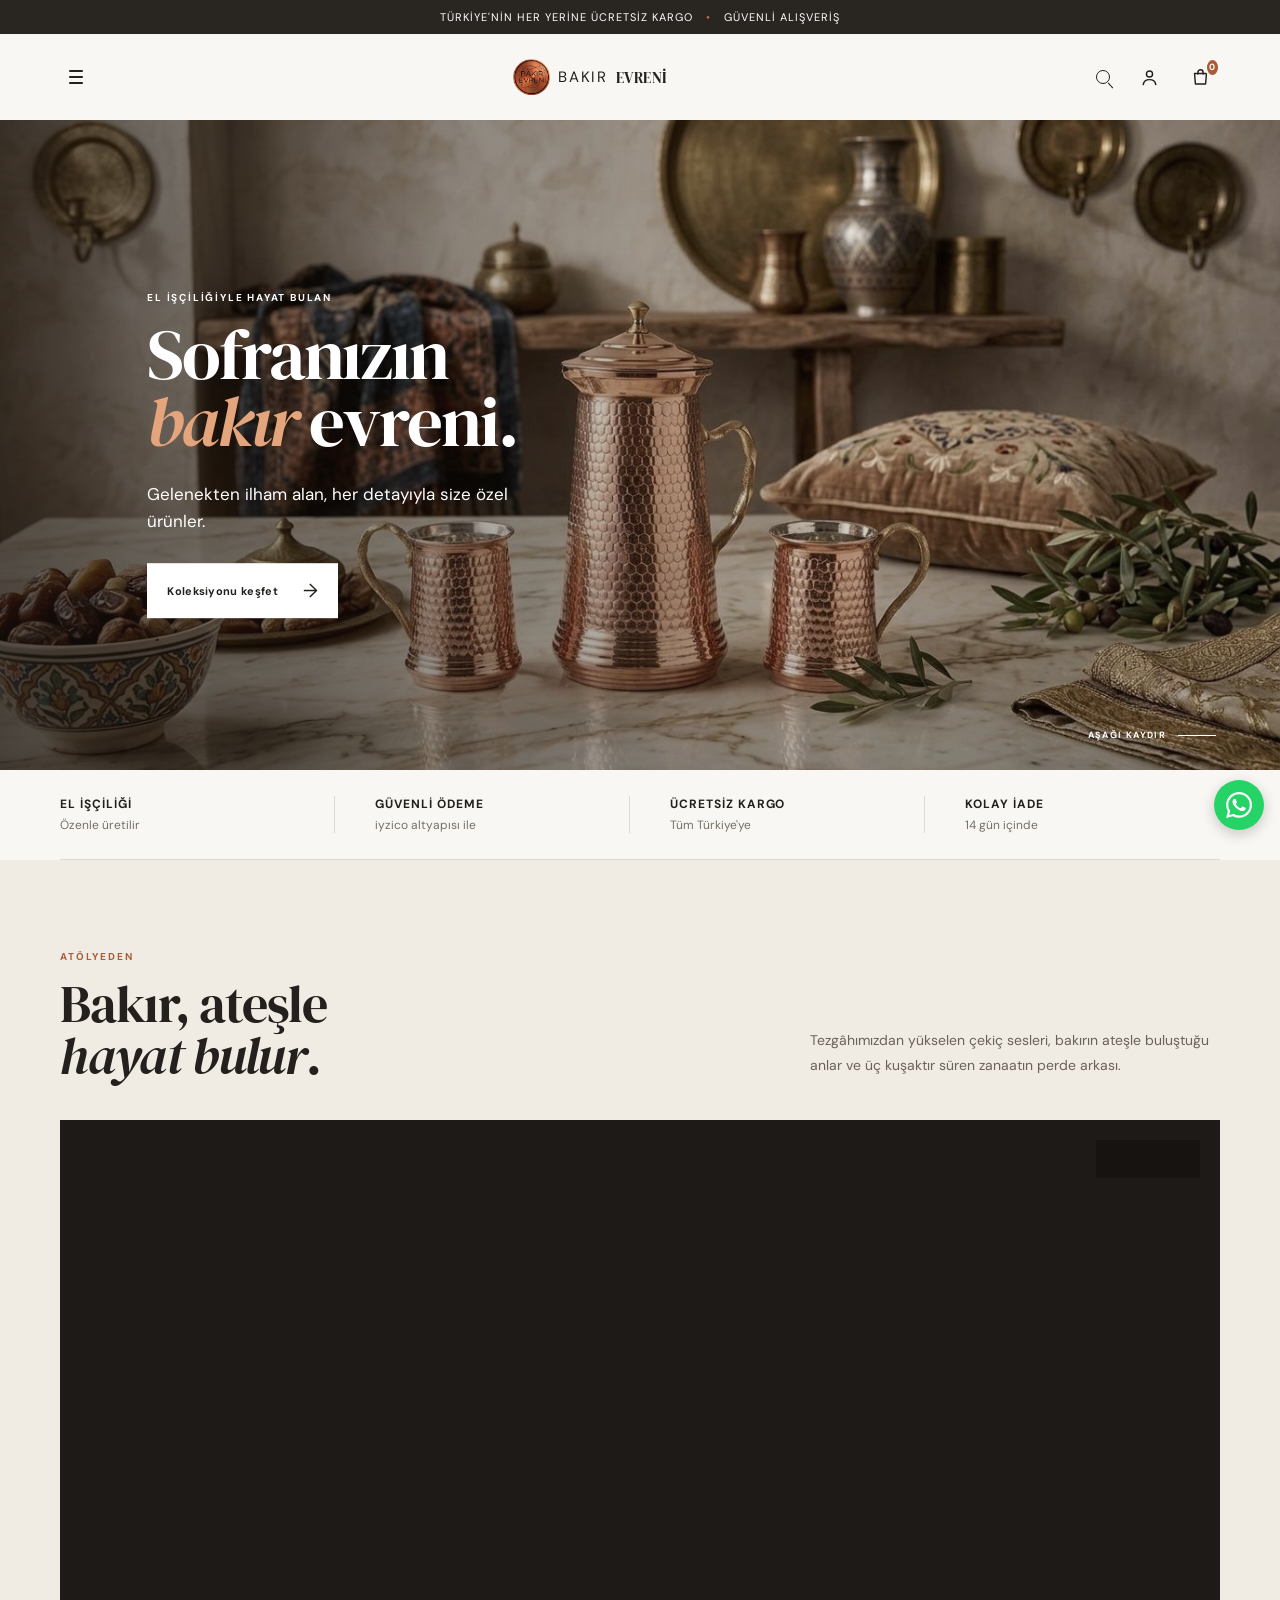
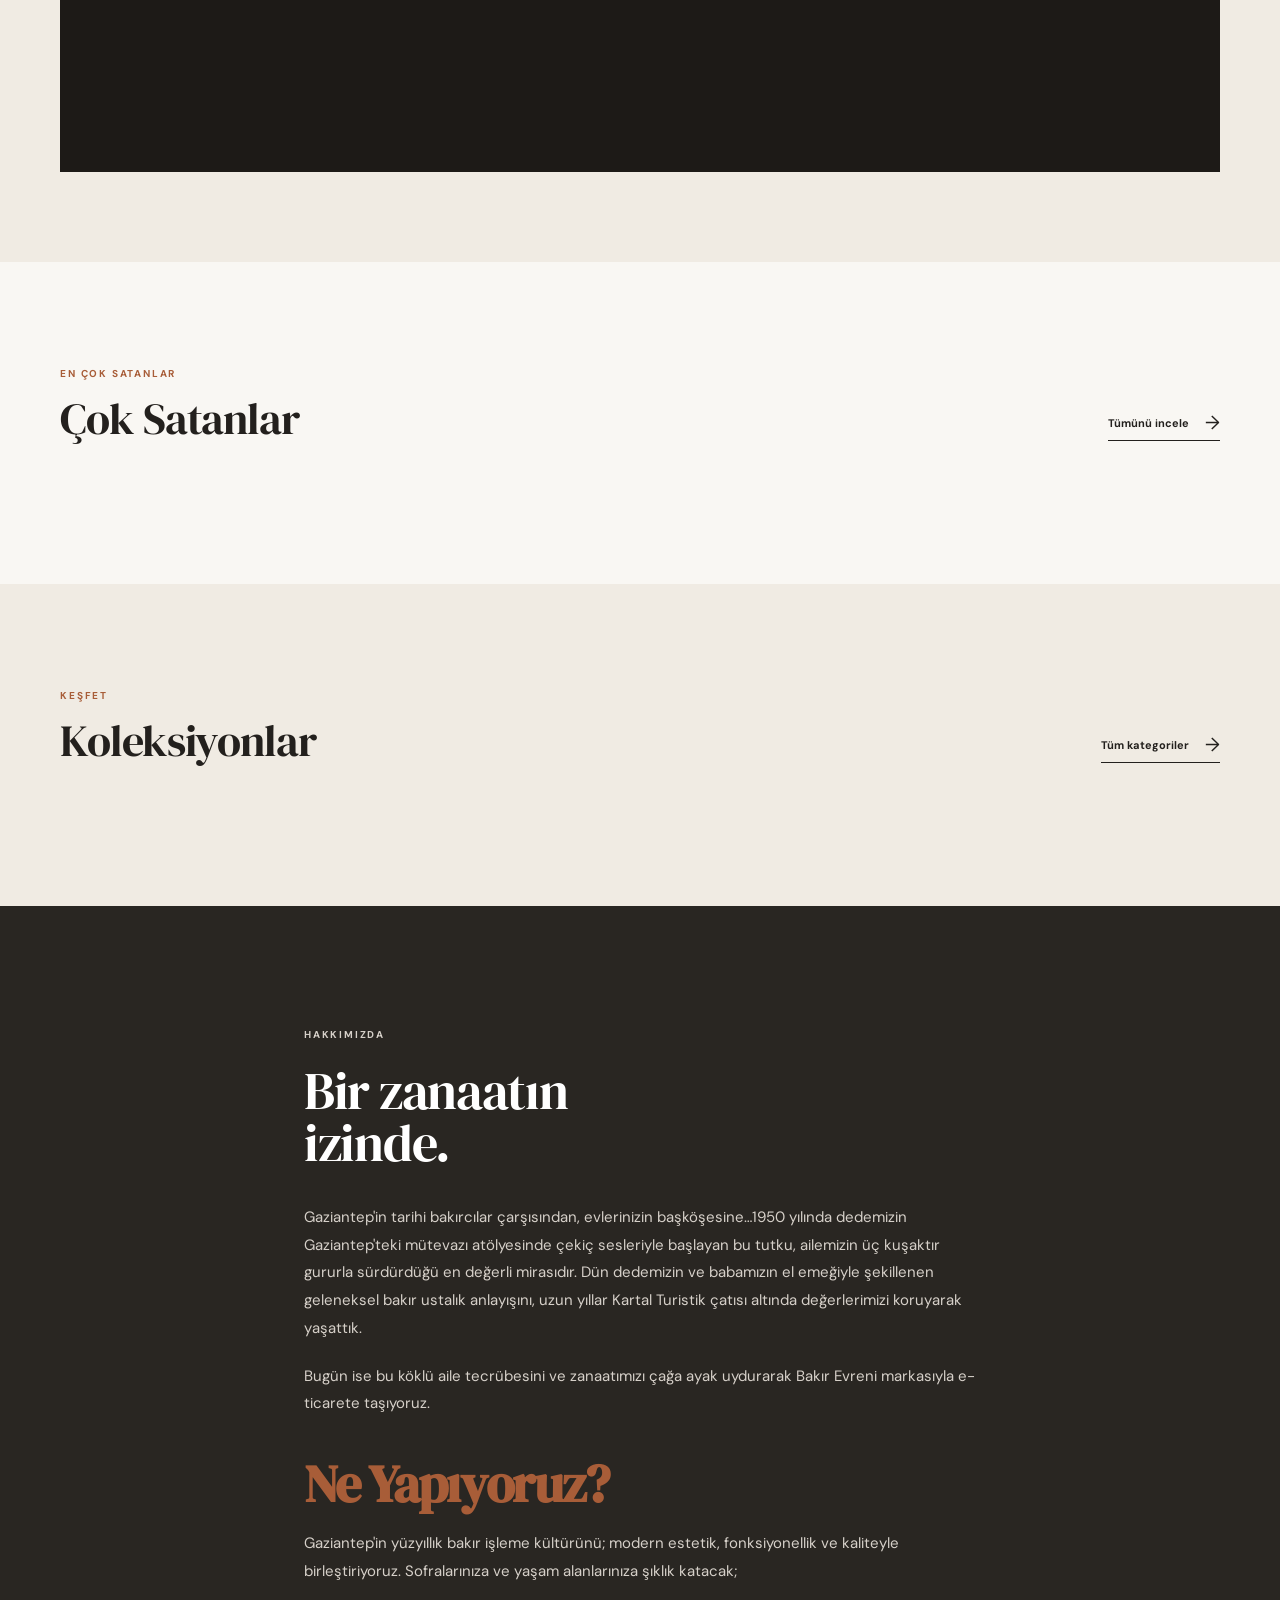
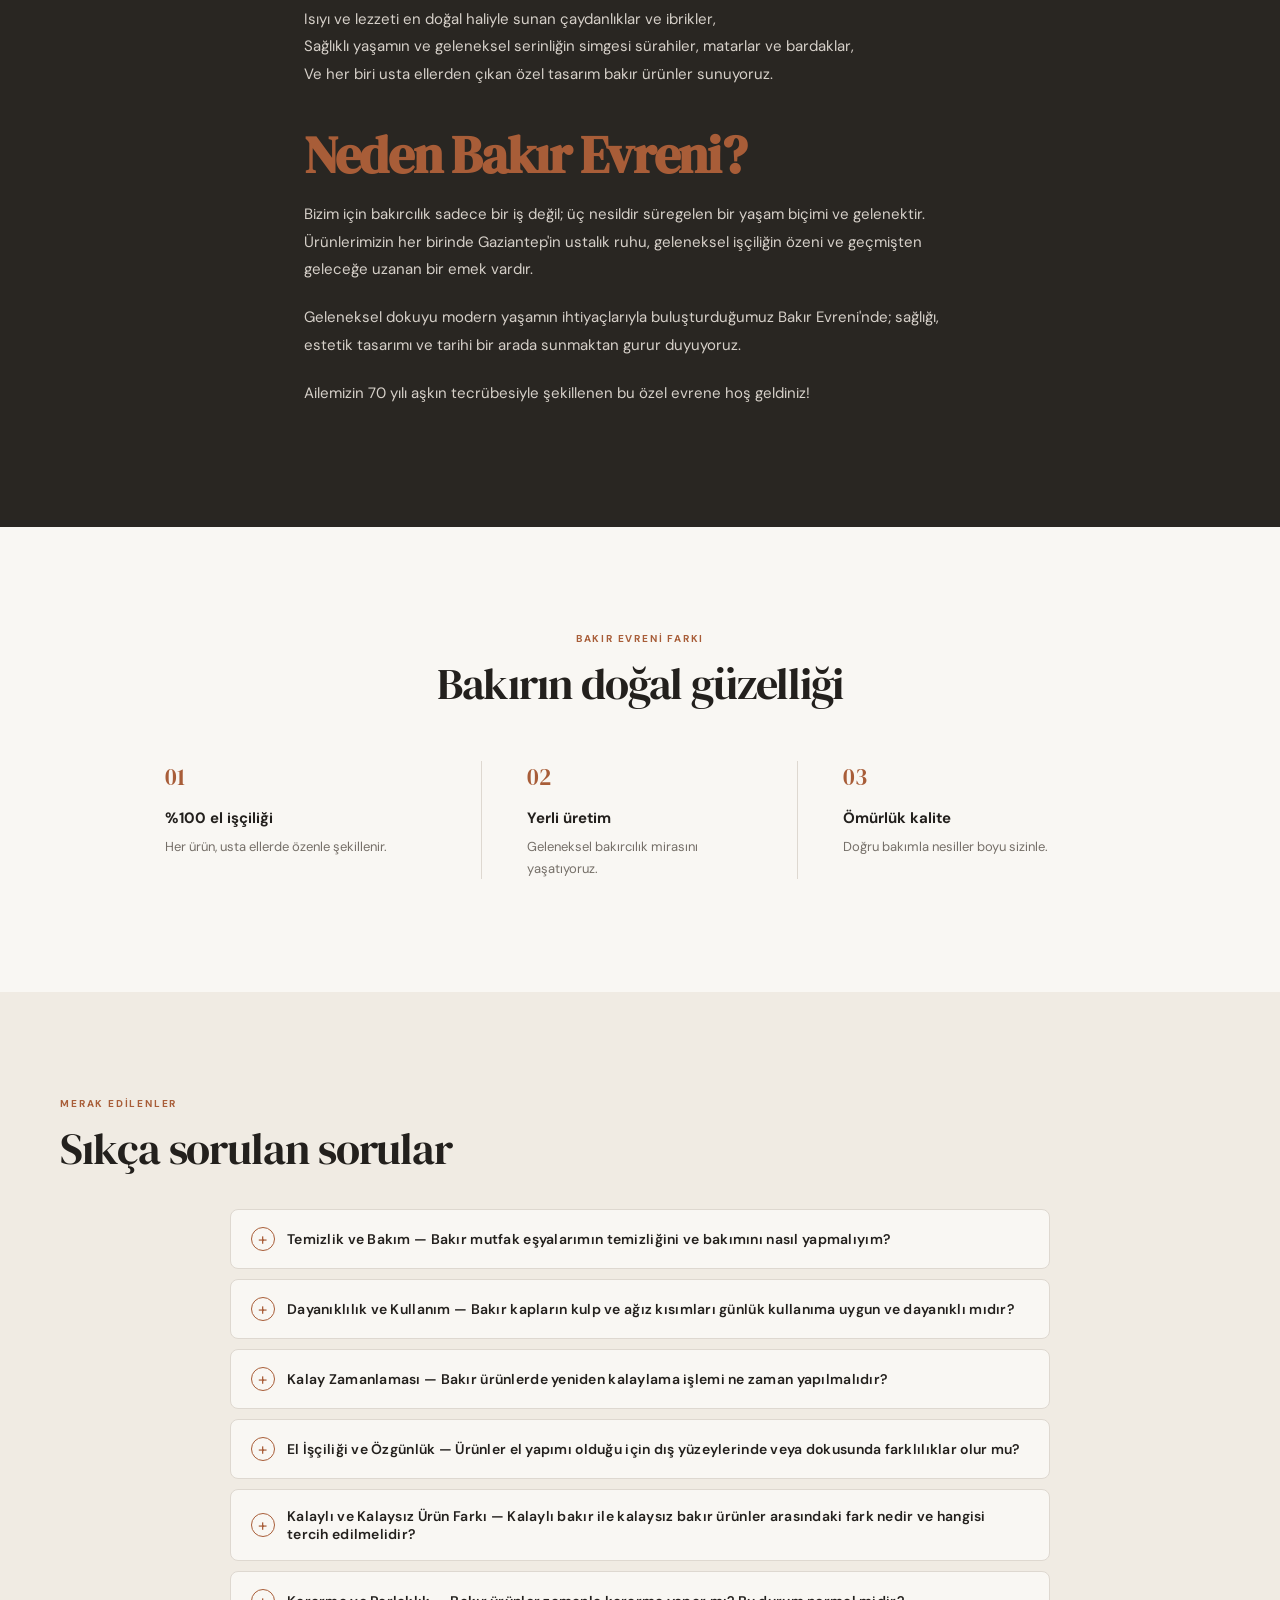
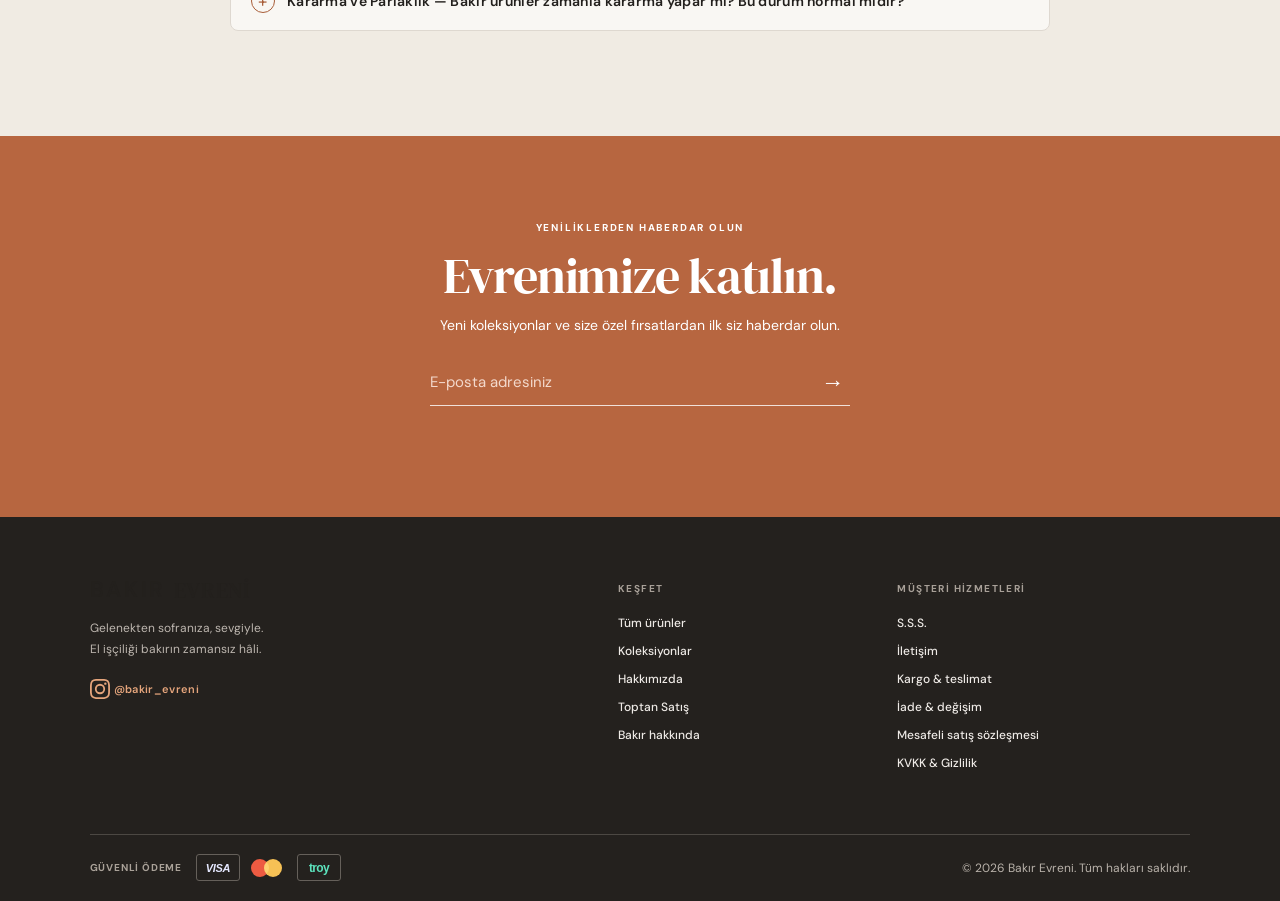
<file: index.html>
﻿<!doctype html>
<html lang="tr">
<head>
  <meta charset="UTF-8" /><meta name="viewport" content="width=device-width, initial-scale=1.0" />
  <title>Bakır Evreni | Zamansız Sofralar</title>
  <link rel="icon" href="favicon.ico" type="image/x-icon">
  <link rel="icon" href="assets/icon-192.png" type="image/png">
  <link rel="apple-touch-icon" href="assets/apple-touch-icon.png">
  <meta name="description" content="El işçiliği bakır ürünler, Bakır Evreni." />
  <meta property="og:type" content="website">
  <meta property="og:site_name" content="Bakır Evreni">
  <meta property="og:title" content="Bakır Evreni | Zamansız Sofralar">
  <meta property="og:description" content="El işçiliği bakır ürünler, zamansız sofralar. Cezve, semaver, ibrik ve daha fazlası.">
  <meta property="og:image" content="https://www.bakirevreni.com/assets/og-image.jpg">
  <meta property="og:url" content="https://www.bakirevreni.com/">
  <meta name="twitter:card" content="summary_large_image">
  <link rel="stylesheet" href="./style.css" />
  <style>
    .account-btn svg,.cart-link svg{width:21px;height:21px;display:block;fill:none;stroke:currentColor;stroke-width:1.65;stroke-linecap:round;stroke-linejoin:round}
    .account-btn{width:35px;height:35px;display:grid;place-items:center;padding:6px}
    .cart-link{width:38px;height:38px;display:grid;place-items:center;padding:6px}
    .cart-link em{right:0;top:0;border:2px solid var(--paper);font-family:'DM Sans',Arial,sans-serif;font-weight:700}
    @media(max-width:760px){.cart-link em{border-color:var(--paper)}}
  </style>
  <style>
    .footer-links{grid-column:3;grid-row:1;display:flex;gap:23px;justify-content:flex-end}
    .payment-methods{grid-column:1/3;display:flex;align-items:center;gap:15px;margin-top:3px}
    .payment-methods>span{font-size:10px;letter-spacing:.08em;text-transform:uppercase;color:#aaa299;font-weight:700}
    .payment-icons{display:flex;align-items:center;gap:8px}.payment-icons b{height:27px;min-width:44px;padding:0 6px;border:1px solid #65605a;border-radius:3px;display:inline-flex;align-items:center;justify-content:center;color:#f3f0ec;font-family:Arial,sans-serif;font-size:11px;letter-spacing:.03em}.payment-icons .visa{font-style:italic;font-weight:800;color:#e5e8ff;letter-spacing:-.03em}.payment-icons .mastercard{position:relative;width:43px;min-width:43px;padding:0;border:0}.mastercard i{position:absolute;width:18px;height:18px;border-radius:50%;background:#ed5b42;left:4px}.mastercard i+ i{background:#f5b83e;left:17px;mix-blend-mode:screen}.payment-icons .troy{color:#5ce3bd;font-weight:800;font-size:12px;letter-spacing:-.06em}
    @media(max-width:760px){.footer-links{grid-column:1;grid-row:auto;justify-content:flex-start}.payment-methods{grid-column:1;grid-row:auto;margin-top:0;flex-wrap:wrap;gap:10px}.payment-methods>span{width:100%}}
</style>
<style>
/* Footer layout refresh */
footer{display:grid;grid-template-columns:1.65fr .8fr 1fr;gap:45px;padding:62px 7vw 20px;background:#24211e}
footer .footer-intro{display:flex;flex-direction:column;align-items:flex-start;gap:17px}.footer-intro .brand{font-size:22px}.footer-intro p{line-height:1.7;color:#bdb6af}.instagram{font-size:11px!important;letter-spacing:.03em;color:#e5a57c!important;text-decoration:none;margin-top:3px}
footer .footer-column{display:flex;flex-direction:column;align-items:flex-start;gap:12px}.footer-column h4{color:#a8a098;font-size:10px;text-transform:uppercase;letter-spacing:.14em;margin:3px 0 8px}.footer-column a{font-size:12px;color:#eeeae6;font-weight:500}.footer-column a:hover,.instagram:hover{color:#fff!important}
footer .footer-bottom{grid-column:1/-1;margin-top:18px;padding-top:19px;border-top:1px solid #4c4843;display:flex;align-items:center;justify-content:space-between;gap:20px}.footer-bottom small{border:0;padding:0;margin:0;grid-column:auto}.footer-bottom .payment-methods{margin:0;display:flex;align-items:center;gap:14px}.footer-bottom .payment-icons{display:flex;align-items:center;gap:7px}
@media(max-width:760px){footer{grid-template-columns:1fr 1fr;gap:34px 20px;padding:44px 20px 20px}footer .footer-intro{grid-column:1/-1}.footer-bottom{flex-direction:column;align-items:flex-start!important;gap:18px!important;margin-top:0!important}.footer-bottom small{font-size:10px!important}.footer-column a{font-size:11px}}
</style>

</head>
<body>
  <div class="announcement"><span>Türkiye'nin her yerine ücretsiz kargo</span><span class="dot">•</span><span>Güvenli alışveriş</span></div>
  <header class="header">
    <button class="icon-btn" id="menuBtn" aria-label="Menüyü aç"><i class="i-menu"></i></button>
    <a class="brand" href="#anasayfa" aria-label="Bakır Evreni ana sayfa"><img src="assets/logo.png" alt=""><span>BAKIR</span><b>EVRENİ</b></a>
    <div class="actions"><button class="icon-btn" id="searchBtn" aria-label="Ara"><i class="i-search"></i></button><button class="icon-btn account-btn desktop-only" aria-label="Hesabım">
        <svg viewBox="0 0 24 24" aria-hidden="true"><circle cx="12" cy="8" r="3.5"></circle><path d="M4.8 20c.7-3.65 3.18-5.55 7.2-5.55s6.5 1.9 7.2 5.55"></path></svg>
      </button><button class="cart-link" id="cartBtn" aria-label="Sepet">
        <svg viewBox="0 0 24 24" aria-hidden="true"><path d="M5.2 7.5h13.6l-1 12H6.2l-1-12Z"></path><path d="M9 8V6.25a3 3 0 0 1 6 0V8"></path></svg><em id="cartCount">0</em>
      </button></div>
  </header>
   <div class="mobile-menu" id="mobileMenu">
    <button class="close" data-close>×</button>
    <div class="mob-menu-cats">
      <span class="mob-cat-title">Kategoriler</span>
      <div class="mob-cat-group">
        <span class="mob-cat-group-title">İçecek &amp; Kahve</span>
        <a data-cat href="tum-urunler.html?k=mataralar">Mataralar</a>
        <a data-cat href="tum-urunler.html?k=surahiler">Sürahiler</a>
        <a data-cat href="tum-urunler.html?k=bardaklar">Bardaklar</a>
        <a data-cat href="tum-urunler.html?k=kahve-setleri">Kahve setleri &amp; fincanlar</a>
        <a data-cat href="tum-urunler.html?k=cezveler">Cezveler</a>
        <a data-cat href="tum-urunler.html?k=irbiklar">İbrikler</a>
        <a data-cat href="tum-urunler.html?k=semaverler">Semaverler</a>
        <a data-cat href="tum-urunler.html?k=aydanlk">Çaydanlık</a>
        <a data-cat href="tum-urunler.html?k=su-sebili--damacana">Su Sebili &amp; Damacana</a>
      </div>
      <div class="mob-cat-group">
        <span class="mob-cat-group-title">Pişirme &amp; Mutfak</span>
        <a data-cat href="tum-urunler.html?k=tencereler">Tencereler</a>
        <a data-cat href="tum-urunler.html?k=tavalar">Tavalar</a>
        <a data-cat href="tum-urunler.html?k=bakrac">Bakraç (yoğurt satılı)</a>
        <a data-cat href="tum-urunler.html?k=krom-mangallik">Krom mangallık</a>
      </div>
      <div class="mob-cat-group">
        <span class="mob-cat-group-title">Sofra &amp; Sunum</span>
        <a data-cat href="tum-urunler.html?k=sunumluklar">Sunumluklar</a>
        <a data-cat href="tum-urunler.html?k=tepsiler">Tepsiler</a>
        <a data-cat href="tum-urunler.html?k=sofra--sunum">Kül Tablası</a>
        <a data-cat href="tum-urunler.html?k=cerezlik-sekerlik">Çerezlik &amp; şekerlik</a>
        <a data-cat href="tum-urunler.html?k=baharatlik">Baharatlık</a>
      </div>
      <div class="mob-cat-group">
        <span class="mob-cat-group-title">Dekorasyon &amp; Aydınlatma</span>
        <a data-cat href="tum-urunler.html?k=vazolar">Vazolar</a>
        <a data-cat href="tum-urunler.html?k=saat-samdan">Saat ve şamdan setleri</a>
        <a data-cat href="tum-urunler.html?k=fenerler">Fenerler</a>
        <a data-cat href="tum-urunler.html?k=samdanlar">Şamdanlar</a>
        <a data-cat href="tum-urunler.html?k=tutsuluk">Tütsülük</a>
      </div>
      <div class="mob-cat-group">
        <span class="mob-cat-group-title">Aksesuarlar</span>
        <a data-cat href="tum-urunler.html?k=aksesuarlar">Aksesuarlar</a>
        <a data-cat href="tum-urunler.html?k=krom-mutfak">Krom mutfak aksesuarları</a>
      </div>
      <div class="mob-cat-group">
        <span class="mob-cat-group-title">Özel Koleksiyon</span>
        <a data-cat href="tum-urunler.html?k=ozel-yapim">Özel yapım ürünlerimiz</a>
        <a data-cat href="tum-urunler.html?k=ehlikeyfler">Ehlikeyfler</a>
        <a data-cat href="tum-urunler.html?k=hamam-taslari">Hamam tasları</a>
      </div>
    </div>
    <nav>
      <a href="tum-urunler.html">Tüm Ürünler</a>
      <a href="hakkımızda.html">Hakkımızda</a>
      <a href="toptan-satis.html">Toptan Satış</a>
      <a href="#bakir">Bakır Hakkında</a>
      <a href="#sss">S.S.S.</a>
      <a href="#iletisim">İletişim</a>
    </nav>
   </div>

  <main id="anasayfa">
    <section class="hero">
      <div class="hero-image"></div><div class="hero-shade"></div>
      <div class="hero-copy"><p class="eyebrow">EL İŞÇİLİĞİYLE HAYAT BULAN</p><h1>Sofranızın<br><i>bakır</i> evreni.</h1><p>Gelenekten ilham alan, her detayıyla size özel ürünler.</p><a class="button light" href="#urunler">Koleksiyonu keşfet <span>→</span></a></div>
      <div class="scroll-note">AŞAĞI KAYDIR <span></span></div>
    </section>

    <section class="feature-strip"><div><b>El işçiliği</b><span>Özenle üretilir</span></div><div><b>Güvenli ödeme</b><span>iyzico altyapısı ile</span></div><div><b>Ücretsiz kargo</b><span>Tüm Türkiye'ye</span></div><div><b>Kolay iade</b><span>14 gün içinde</span></div></section>

    <section class="film" id="atolye">
      <div class="film-head">
        <div><p class="eyebrow copper">ATÖLYEDEN</p><h2>Bakır, ateşle<br><i>hayat bulur</i>.</h2></div>
        <p class="film-lead">Tezgâhımızdan yükselen çekiç sesleri, bakırın ateşle buluştuğu anlar ve üç kuşaktır süren zanaatın perde arkası.</p>
      </div>
      <button class="film-frame" type="button" data-video="aRjODio10SE" aria-label="Bakır Evreni atölye videosunu oynat">
        <img src="assets/video-poster.jpg" alt="Bakır ustasının atölyede bakır işlemesi" loading="lazy" width="1280" height="720">
        <span class="film-shade"></span>
        <span class="film-play"><svg viewBox="0 0 24 24" aria-hidden="true"><path d="M8 5v14l11-7z"/></svg></span>
        <span class="film-caption">BAKIR EVRENİ ATÖLYESİ <span>GAZİANTEP</span></span>
      </button>
    </section>

    <section class="products section" id="urunler"><div class="section-head"><div><p class="eyebrow copper">EN ÇOK SATANLAR</p><h2>Çok Satanlar</h2></div><a href="tum-urunler.html" class="text-link">Tümünü incele <span>→</span></a></div>
      <div class="product-grid" id="productGrid"></div></section>

    <section class="categories section" id="koleksiyonlar"><div class="section-head"><div><p class="eyebrow copper">KEŞFET</p><h2>Koleksiyonlar</h2></div><a href="#urunler" class="text-link" id="allCatsLink">Tüm kategoriler <span>→</span></a></div><div class="category-grid" id="categoryGrid"></div></section>

    <section class="story" id="hikayemiz">
      <div class="story-copy full">
        <p class="eyebrow copper">HAKKIMIZDA</p>
        <h2>Bir zanaatın<br>izinde.</h2>
        <p>Gaziantep'in tarihi bakırcılar çarşısından, evlerinizin başköşesine…1950 yılında dedemizin Gaziantep'teki mütevazı atölyesinde çekiç sesleriyle başlayan bu tutku, ailemizin üç kuşaktır gururla sürdürdüğü en değerli mirasıdır. Dün dedemizin ve babamızın el emeğiyle şekillenen geleneksel bakır ustalık anlayışını, uzun yıllar Kartal Turistik çatısı altında değerlerimizi koruyarak yaşattık.</p>

        <p>Bugün ise bu köklü aile tecrübesini ve zanaatımızı çağa ayak uydurarak Bakır Evreni markasıyla e-ticarete taşıyoruz.</p>

        <h2 class="story-heading">Ne Yapıyoruz?</h2>

        <p>Gaziantep'in yüzyıllık bakır işleme kültürünü; modern estetik, fonksiyonellik ve kaliteyle birleştiriyoruz. Sofralarınıza ve yaşam alanlarınıza şıklık katacak;</p>

        <p>Isıyı ve lezzeti en doğal haliyle sunan çaydanlıklar ve ibrikler,<br>
        Sağlıklı yaşamın ve geleneksel serinliğin simgesi sürahiler, matarlar ve bardaklar,<br>
        Ve her biri usta ellerden çıkan özel tasarım bakır ürünler sunuyoruz.</p>

        <h2 class="story-heading">Neden Bakır Evreni?</h2>

        <p>Bizim için bakırcılık sadece bir iş değil; üç nesildir süregelen bir yaşam biçimi ve gelenektir. Ürünlerimizin her birinde Gaziantep'in ustalık ruhu, geleneksel işçiliğin özeni ve geçmişten geleceğe uzanan bir emek vardır.</p>

        <p>Geleneksel dokuyu modern yaşamın ihtiyaçlarıyla buluşturduğumuz Bakır Evreni'nde; sağlığı, estetik tasarımı ve tarihi bir arada sunmaktan gurur duyuyoruz.</p>

        <p>Ailemizin 70 yılı aşkın tecrübesiyle şekillenen bu özel evrene hoş geldiniz!</p>
      </div>
    </section>
    <section class="values section" id="bakir"><p class="eyebrow copper centered">BAKIR EVRENİ FARKI</p><h2 class="centered">Bakırın doğal güzelliği</h2><div class="value-grid"><div><span>01</span><h3>%100 el işçiliği</h3><p>Her ürün, usta ellerde özenle şekillenir.</p></div><div><span>02</span><h3>Yerli üretim</h3><p>Geleneksel bakırcılık mirasını yaşatıyoruz.</p></div><div><span>03</span><h3>Ömürlük kalite</h3><p>Doğru bakımla nesiller boyu sizinle.</p></div></div></section>

    <section class="faq section" id="sss">
      <div class="section-head"><div><p class="eyebrow copper">MERAK EDİLENLER</p><h2>Sıkça sorulan sorular</h2></div></div>
      <div class="faq-list">
        <details class="faq-item"><summary>Temizlik ve Bakım — Bakır mutfak eşyalarımın temizliğini ve bakımını nasıl yapmalıyım?</summary><p>Bakır ürünlerinizin uzun ömürlü olması için elde, yumuşak bir sünger ve doğal bulaşık deterjanı ile yıkanması tavsiye edilir. Bulaşık makinesinde yıkama yapmayınız. Zamanla oluşan doğal oksitlenmeyi (kararmayı) gidermek için limon-tuz karışımı veya özel bakır parlatıcı kremler ile kolayca ilk günkü parlaklığına kavuşturabilirsiniz.</p></details>
        <details class="faq-item"><summary>Dayanıklılık ve Kullanım — Bakır kapların kulp ve ağız kısımları günlük kullanıma uygun ve dayanıklı mıdır?</summary><p>Evet. Ürünlerimizin kulp ve birleşim noktaları günlük yoğun kullanıma dayanacak şekilde perçinlenmiş veya sağlam malzemelerle güçlendirilmiştir. Yüksek ısıya ve günlük mutfak kullanımına tam uyumludur.</p></details>
        <details class="faq-item"><summary>Kalay Zamanlaması — Bakır ürünlerde yeniden kalaylama işlemi ne zaman yapılmalıdır?</summary><p>Gıdayla temas eden iç yüzeydeki kalay kaplama zamanla aşınıp alttaki kırmızı bakır yüzey görünmeye başladığında kalay yenileme zamanı gelmiş demektir. Kullanım sıklığına bağlı olarak bu süre genellikle 1 ila 3 yıl arasında değişmektedir.</p></details>
        <details class="faq-item"><summary>El İşçiliği ve Özgünlük — Ürünler el yapımı olduğu için dış yüzeylerinde veya dokusunda farklılıklar olur mu?</summary><p>Evet, ürünlerimizin her biri ustalarımızın el işçiliği ile şekillendirildiği için yüzeydeki çekiç izleri ve dokularda ufak farklılıklar olabilir. Bu durum bir kusur değil, ürününüzün seri üretim olmadığını ve size özel tekliğini gösteren bir özelliktir.</p></details>
        <details class="faq-item"><summary>Kalaylı ve Kalaysız Ürün Farkı — Kalaylı bakır ile kalaysız bakır ürünler arasındaki fark nedir ve hangisi tercih edilmelidir?</summary><p>Gıdayla doğrudan temas eden ve pişen yemek kaplarının (tencere, tava, çaydanlık vb.) iç yüzeyi sağlık ve lezzet güvenliği için kalaylanır. Dekora yönelik ürünler, ibrikler veya sadece su/soğuk meşrubat sunumu için kullanılan bazı kaplar ise kalaysız olarak tercih edilebilir.</p></details>
        <details class="faq-item"><summary>Kararma ve Parlaklık — Bakır ürünler zamanla kararma yapar mı? Bu durum normal midir?</summary><p>Bakır, yapısı gereği havayla temas ettikçe doğal olarak oksitlenir ve rengi koyulaşabilir. Bu tamamen doğal ve bakırın kalitesini gösteren bir süreçtir. Parlak görünümünü korumak isterseniz pratik parlatma yöntemleriyle kolayca ilk görünümüne döndürebilirsiniz.</p></details>
      </div>
    </section>

    <section class="newsletter" id="iletisim"><p class="eyebrow">YENİLİKLERDEN HABERDAR OLUN</p><h2>Evrenimize katılın.</h2><p>Yeni koleksiyonlar ve size özel fırsatlardan ilk siz haberdar olun.</p><form id="newsletterForm"><input type="email" placeholder="E-posta adresiniz" required><button aria-label="Gönder">→</button></form><small id="formMessage"></small></section>
  </main>
  <footer>
  <div class="footer-intro"><a class="brand" href="#anasayfa"><span>BAKIR</span><b>EVRENİ</b></a><p>Gelenekten sofranıza, sevgiyle.<br>El işçiliği bakırın zamansız hâli.</p><a class="instagram" href="https://www.instagram.com/bakir_evreni" target="_blank" rel="noopener" style="font-size:15px;display:flex;align-items:center;gap:4px"><svg width="20" height="20" viewBox="0 0 24 24" fill="currentColor"><path d="M12 2.163c3.204 0 3.584.012 4.85.07 3.252.148 4.771 1.691 4.919 4.919.058 1.265.069 1.645.069 4.849 0 3.205-.012 3.584-.069 4.849-.149 3.225-1.664 4.771-4.919 4.919-1.266.058-1.644.07-4.85.07-3.204 0-3.584-.012-4.849-.07-3.26-.149-4.771-1.699-4.919-4.92-.058-1.265-.07-1.644-.07-4.849 0-3.204.013-3.583.07-4.849.149-3.227 1.664-4.771 4.919-4.919 1.266-.057 1.645-.069 4.849-.069zM12 0C8.741 0 8.333.014 7.053.072 2.695.272.273 2.69.073 7.052.014 8.333 0 8.741 0 12c0 3.259.014 3.668.072 4.948.2 4.358 2.618 6.78 6.98 6.98C8.333 23.986 8.741 24 12 24c3.259 0 3.668-.014 4.948-.072 4.354-.2 6.782-2.618 6.979-6.98.059-1.28.073-1.689.073-4.948 0-3.259-.014-3.667-.072-4.947-.196-4.354-2.617-6.78-6.979-6.98C15.668.014 15.259 0 12 0zm0 5.838a6.162 6.162 0 100 12.324 6.162 6.162 0 000-12.324zM12 16a4 4 0 110-8 4 4 0 010 8zm6.406-11.845a1.44 1.44 0 100 2.881 1.44 1.44 0 000-2.881z"/></svg>@bakir_evreni</a></div>
  <div class="footer-column"><h4>Keşfet</h4><a href="#urunler">Tüm ürünler</a><a href="tum-urunler.html">Koleksiyonlar</a><a href="hakkımızda.html">Hakkımızda</a><a href="toptan-satis.html">Toptan Satış</a><a href="#bakir">Bakır hakkında</a></div>
  <div class="footer-column"><h4>Müşteri hizmetleri</h4><a href="#sss">S.S.S.</a><a href="#iletisim">İletişim</a><a href="#">Kargo & teslimat</a><a href="#">İade & değişim</a><a href="kosullar.html">Mesafeli satış sözleşmesi</a><a href="kvkk.html">KVKK & Gizlilik</a></div>
  <div class="footer-bottom"><div class="payment-methods" aria-label="Kabul edilen ödeme yöntemleri"><span>Güvenli ödeme</span><div class="payment-icons"><b class="visa">VISA</b><b class="mastercard" aria-label="Mastercard"><i></i><i></i></b><b class="troy">troy</b></div></div><small>© 2026 Bakır Evreni. Tüm hakları saklıdır.</small></div>
</footer>
  <div class="overlay" id="overlay"></div><a class="whatsapp-wrap" href="https://wa.me/905302255997" target="_blank" rel="noopener" aria-label="WhatsApp"><span class="whatsapp-float"><svg viewBox="0 0 24 24"><path d="M17.472 14.382c-.297-.149-1.758-.867-2.03-.967-.273-.099-.471-.148-.67.15-.197.297-.767.966-.94 1.164-.173.199-.347.223-.644.075-.297-.15-1.255-.463-2.39-1.475-.883-.788-1.48-1.761-1.653-2.059-.173-.297-.018-.458.13-.606.134-.133.298-.347.446-.52.149-.174.198-.298.298-.497.099-.198.05-.371-.025-.52-.075-.149-.669-1.612-.916-2.207-.242-.579-.487-.5-.669-.51-.173-.008-.371-.01-.57-.01-.198 0-.52.074-.792.372-.272.297-1.04 1.016-1.04 2.479 0 1.462 1.065 2.875 1.213 3.074.149.198 2.096 3.2 5.077 4.487.709.306 1.262.489 1.694.625.712.227 1.36.195 1.871.118.571-.085 1.758-.719 2.006-1.413.248-.694.248-1.289.173-1.413-.074-.124-.272-.198-.57-.347m-5.421 7.403h-.004a9.87 9.87 0 01-5.031-1.378l-.361-.214-3.741.982.998-3.648-.235-.374a9.86 9.86 0 01-1.51-5.26c.001-5.45 4.436-9.884 9.888-9.884 2.64 0 5.122 1.03 6.988 2.898a9.825 9.825 0 012.893 6.994c-.003 5.45-4.437 9.884-9.885 9.884m8.413-18.297A11.815 11.815 0 0012.05 0C5.495 0 .16 5.335.157 11.892c0 2.096.547 4.142 1.588 5.945L.057 24l6.305-1.654a11.882 11.882 0 005.683 1.448h.005c6.554 0 11.89-5.335 11.893-11.893a11.821 11.821 0 00-3.48-8.413Z"/></svg></span></a><div class="mobile-cart-bar" id="mobileCartBar" onclick="drawer.classList.add('open');overlay.classList.add('show')"><span id="mcbCount">0</span> ürün · <span id="mcbTotal">0 TL</span> <span class="mcb-btn">Sepete Git →</span></div><aside class="cart-drawer" id="cartDrawer">
  <button class="close" data-close>×</button>
  <h2>Sepetiniz</h2>
  <div id="cartItems"><p class="empty">Sepetiniz henüz boş.</p></div>
  <div class="cart-bottom" id="cartPayment">
    <div class="cart-summary" id="cartTotal" style="display:none">
      <div class="cart-sum-row"><span>Ara Toplam</span><span id="totalPrice">0 TL</span></div>
      <div class="cart-sum-row free"><span>Kargo</span><span>Ücretsiz</span></div>
      <div class="cart-sum-row havale-row2" id="havaleDiscount" style="display:none"><span>Havale indirimi</span><span>−%5</span></div>
      <div class="cart-sum-row havale-row2" id="couponDiscount" style="display:none"><span>Kupon indirimi</span><span id="couponDiscountVal">-%0</span></div>
      <div class="cart-sum-row total"><span>Genel Toplam</span><span id="grandTotal">0 TL</span></div>
    </div>
    <button class="checkout" id="checkoutBtn"><span>Ödemeye geç</span><i class="ch-arrow">→</i></button>
    <div id="paymentForm" style="display:none;margin-top:14px">
      <p class="cart-detail">Teslimat bilgilerinizi girin</p>
      <div class="field" style="margin-bottom:10px"><input id="custName" placeholder="Ad Soyad" style="width:100%;padding:10px 12px;border:1.5px solid #ded8d0;border-radius:6px;font:inherit;font-size:13px"></div>
      <div class="field" style="margin-bottom:10px"><input id="custEmail" type="email" placeholder="E-posta adresiniz" style="width:100%;padding:10px 12px;border:1.5px solid #ded8d0;border-radius:6px;font:inherit;font-size:13px"></div>
      <div class="field" style="margin-bottom:10px"><input id="custPhone" type="tel" placeholder="Telefon (5xx xxx xx xx)" style="width:100%;padding:10px 12px;border:1.5px solid #ded8d0;border-radius:6px;font:inherit;font-size:13px"></div>
      <div class="field" style="margin-bottom:10px"><textarea id="custAddress" placeholder="Adres (mahalle, cadde, sokak, no)" style="width:100%;padding:10px 12px;border:1.5px solid #ded8d0;border-radius:6px;font:inherit;font-size:13px;resize:vertical;min-height:50px"></textarea></div>
      <div class="field" style="display:flex;gap:10px;margin-bottom:10px"><input id="custProvince" placeholder="İl" style="flex:1;padding:10px 12px;border:1.5px solid #ded8d0;border-radius:6px;font:inherit;font-size:13px"><input id="custDistrict" placeholder="İlçe" style="flex:1;padding:10px 12px;border:1.5px solid #ded8d0;border-radius:6px;font:inherit;font-size:13px"></div>
      <div class="field" style="margin-bottom:10px"><textarea id="custNote" placeholder="Sipariş notu (isteğe bağlı) — ürünle ilgili özel isteklerinizi yazabilirsiniz" style="width:100%;padding:10px 12px;border:1.5px solid #ded8d0;border-radius:6px;font:inherit;font-size:13px;resize:vertical;min-height:50px"></textarea></div>
      <label style="display:flex;align-items:flex-start;gap:8px;font-size:11px;color:#4a4340;margin:8px 0;line-height:1.4"><input type="checkbox" id="kvkkCheck"> <a href="kvkk.html" target="_blank" style="color:var(--copper)">KVKK Aydınlatma Metni</a>'ni okudum, kabul ediyorum.</label>
      <p class="cart-detail" style="margin:12px 0 6px">Kupon kodu</p>
      <div style="display:flex;gap:8px;margin-bottom:8px"><input id="couponInput" placeholder="Kupon kodunuzu girin" style="flex:1;padding:10px 12px;border:1.5px solid #ded8d0;border-radius:6px;font:inherit;font-size:13px"><button id="applyCouponBtn" style="padding:10px 16px;background:#292622;color:#fff;border:0;border-radius:6px;font:inherit;font-size:12px;font-weight:600;cursor:pointer;white-space:nowrap">Uygula</button></div>
      <p class="cart-detail" style="margin:16px 0 6px">Ödeme yöntemi</p>
      <div class="pay-methods" style="display:flex;gap:10px;margin-bottom:4px">
        <button class="pay-method-opt active" data-method="card"><span class="pm-radio"></span> Kredi Kartı</button>
        <button class="pay-method-opt" data-method="havale"><span class="pm-radio"></span> Havale (%5 indirim)</button>
      </div>
      <button class="checkout pay-btn" id="payBtn">iyzico ile Öde</button>
      <div id="payStatus" style="font-size:12px;margin-top:8px;text-align:center;color:#7a736c"></div>
      <div id="havaleInfo" class="havale-info" style="display:none">
        <div class="havale-card">
          <p class="cart-detail">Havale / EFT Bilgileri</p>
          <p style="font-size:12px;color:#4d4843;margin:4px 0">Aşağıdaki IBAN'a ödemeyi yaptıktan sonra siparişiniz hazırlanacaktır.</p>
          <div class="havale-row"><span>Alıcı</span><span id="hName">—</span></div>
          <div class="havale-row"><span>IBAN</span><span id="hIban">—</span></div>
          <div class="havale-row"><span>Açıklama</span><span id="hRef">—</span></div>
          <div class="havale-row total"><span>Tutar</span><span id="hAmount">—</span></div>
          <p style="margin:12px 0 0;padding:10px 12px;background:#fff6ec;border:1px solid #e6c39e;border-radius:6px;font-size:12px;color:#8a4b21;line-height:1.55;font-weight:600">⚠ Önemli: Havale/EFT yaparken <u>açıklama kısmına yukarıdaki sipariş numaranızı</u> mutlaka yazın. Ödemeniz bu numara ile siparişinize tanımlanır.</p>
          <button class="checkout pay-btn" style="margin-top:10px" id="havaleDone">Tamamdır</button>
        </div>
      </div>
    </div>
  </div>
</aside>
<div id="productModal" class="pm-overlay"><div class="pm-box"><button class="pm-close">×</button><div class="pm-grid"><div class="pm-media"><span class="pm-badge"></span><div class="pm-img-wrap"><img class="pm-img"><div class="pm-gallery"></div></div><div class="pm-thumbs"></div></div><div class="pm-body"><p class="pm-type"></p><div style="display:flex;align-items:center;gap:8px"><h2 class="pm-name"></h2><button id="pmShareBtn" class="pm-share" title="Linki kopyala" style="background:none;border:1px solid #ded8d0;border-radius:6px;padding:3px 7px;font-size:12px;cursor:pointer;flex-shrink:0">🔗</button></div><div class="pm-rating"><span class="pm-stars">★★★★★</span><span class="pm-reviews-count">Yorumlar</span></div><div class="pm-price-row"><p class="pm-price"></p><span class="pm-discount"></span></div><p class="pm-havale"><span>Havale ile %5 indirim</span></p><p class="pm-short"></p><p class="pm-desc-title">Ürün Açıklaması</p><p class="pm-desc"></p><div class="pm-qty-row"><span class="pm-qty-label">Adet</span><button class="pm-qty-btn" data-dir="-">−</button><input class="pm-qty" type="number" value="1" min="1" max="99"><button class="pm-qty-btn" data-dir="+">+</button></div><button class="pm-add">Sepete ekle</button><div class="pm-reviews"><p class="pm-desc-title">Değerlendirmeler</p><div class="pm-review-list"></div><div class="pm-review-form"><div class="pm-star-pick"><button class="pm-star" data-v="1">★</button><button class="pm-star" data-v="2">★</button><button class="pm-star" data-v="3">★</button><button class="pm-star" data-v="4">★</button><button class="pm-star" data-v="5">★</button></div><div class="pm-review-fields"><input class="pm-review-name" placeholder="Adınız" maxlength="60"><textarea class="pm-review-comment" placeholder="Yorumunuzu yazın…" maxlength="600" rows="2"></textarea><button class="pm-review-submit">Gönder</button></div><span class="pm-review-msg"></span></div></div><ul class="pm-assurance"><li><span class="pm-ic">🚚</span><div><b>Ücretsiz Kargo</b><small>Tüm Türkiye</small></div></li><li><span class="pm-ic">🛡️</span><div><b>Güvenli Ödeme</b><small>iyzico ile</small></div></li><li><span class="pm-ic">↩️</span><div><b>Kolay İade</b><small>14 gün içinde</small></div></li></ul></div></div></div></div><div class="success-overlay" id="successModal"><div class="success-box"><div class="check">✓</div><h2>Ödeme Başarılı!</h2><p>Siparişiniz alındı. En kısa sürede kargoya verilecektir.</p><button class="sbtn" onclick="document.getElementById('successModal').classList.remove('open')">Tamam</button></div></div>
  <div class="search-modal" id="searchModal"><button class="close" data-close>×</button><label for="searchInput">Ne arıyorsunuz?</label><input id="searchInput" autocomplete="off" placeholder="Ürün ara..." /><div id="searchResults" class="search-results"></div><p>Örneğin: cezve, matara, semaver, bardak</p></div><div class="toast" id="toast"></div>
  <script src="./script.js?v=5"></script>
  <script>
    // Show top 8 bestsellers in the SEÇKİN PARÇALAR section
    loadProducts("products?select=*&badge=eq.%C3%87OK%20SATAN&limit=16");
    loadCategories();
  </script>
</body></html>
</file>
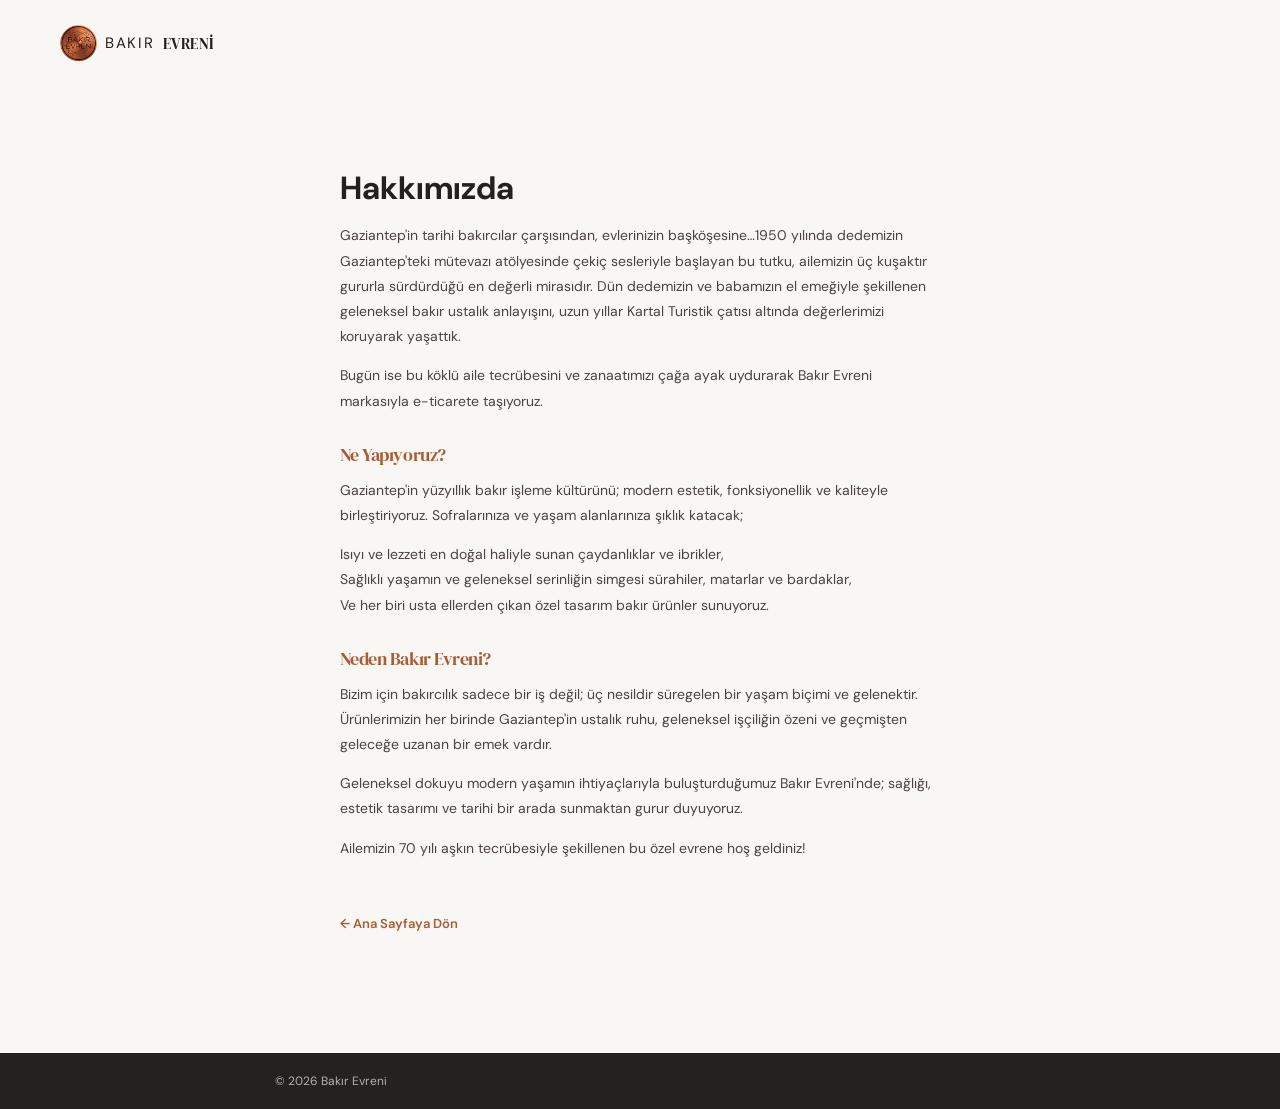
<file: hakk%C4%B1m%C4%B1zda.html>
<!doctype html>
<html lang="tr">
<head>
  <meta charset="UTF-8" /><meta name="viewport" content="width=device-width, initial-scale=1.0" />
  <title>Hakkımızda — Bakır Evreni</title>
  <link rel="icon" href="favicon.ico" type="image/x-icon">
  <link rel="icon" href="assets/icon-192.png" type="image/png">
  <link rel="apple-touch-icon" href="assets/apple-touch-icon.png">
  <meta property="og:type" content="website">
  <meta property="og:site_name" content="Bakır Evreni">
  <meta property="og:title" content="Hakkımızda - Bakır Evreni">
  <meta property="og:image" content="https://www.bakirevreni.com/assets/og-image.jpg">
  <meta property="og:url" content="https://www.bakirevreni.com/hakk%C4%B1m%C4%B1zda.html">
  <meta name="twitter:card" content="summary_large_image">
  <link rel="stylesheet" href="./style.css" />
  <style>
    .legal{padding:60px 7vw;max-width:780px;margin:0 auto}
    .legal h1{font-size:32px;margin-bottom:8px}
    .legal h2{font-size:18px;margin:32px 0 12px;color:var(--copper)}
    .legal p,.legal li{font-size:14px;line-height:1.8;color:#4a4340}
    .legal ul{padding-left:20px}
    .legal li{margin-bottom:6px}
    .back{margin-top:40px;display:inline-block;color:var(--copper);text-decoration:none;font-weight:600;font-size:13px}
    .back:hover{text-decoration:underline}
  </style>
</head>
<body>
  <header class="header">
    <a class="brand" href="./index.html"><img src="assets/logo.png" alt=""><span>BAKIR</span><b>EVRENİ</b></a>
  </header>
  <div class="legal">
    <h1>Hakkımızda</h1>

    <p>Gaziantep'in tarihi bakırcılar çarşısından, evlerinizin başköşesine…1950 yılında dedemizin Gaziantep'teki mütevazı atölyesinde çekiç sesleriyle başlayan bu tutku, ailemizin üç kuşaktır gururla sürdürdüğü en değerli mirasıdır. Dün dedemizin ve babamızın el emeğiyle şekillenen geleneksel bakır ustalık anlayışını, uzun yıllar Kartal Turistik çatısı altında değerlerimizi koruyarak yaşattık.</p>

    <p>Bugün ise bu köklü aile tecrübesini ve zanaatımızı çağa ayak uydurarak Bakır Evreni markasıyla e-ticarete taşıyoruz.</p>

    <h2>Ne Yapıyoruz?</h2>

    <p>Gaziantep'in yüzyıllık bakır işleme kültürünü; modern estetik, fonksiyonellik ve kaliteyle birleştiriyoruz. Sofralarınıza ve yaşam alanlarınıza şıklık katacak;</p>

    <p>Isıyı ve lezzeti en doğal haliyle sunan çaydanlıklar ve ibrikler,<br>
    Sağlıklı yaşamın ve geleneksel serinliğin simgesi sürahiler, matarlar ve bardaklar,<br>
    Ve her biri usta ellerden çıkan özel tasarım bakır ürünler sunuyoruz.</p>

    <h2>Neden Bakır Evreni?</h2>

    <p>Bizim için bakırcılık sadece bir iş değil; üç nesildir süregelen bir yaşam biçimi ve gelenektir. Ürünlerimizin her birinde Gaziantep'in ustalık ruhu, geleneksel işçiliğin özeni ve geçmişten geleceğe uzanan bir emek vardır.</p>

    <p>Geleneksel dokuyu modern yaşamın ihtiyaçlarıyla buluşturduğumuz Bakır Evreni'nde; sağlığı, estetik tasarımı ve tarihi bir arada sunmaktan gurur duyuyoruz.</p>

    <p>Ailemizin 70 yılı aşkın tecrübesiyle şekillenen bu özel evrene hoş geldiniz!</p>

    <a href="./index.html" class="back">← Ana Sayfaya Dön</a>
  </div>
  <footer style="margin-top:60px;padding:20px 7vw;background:#24211e;color:#bdb6af;font-size:12px;text-align:center">
    <p>© 2026 Bakır Evreni</p>
  </footer>
</body>
</html>
</file>
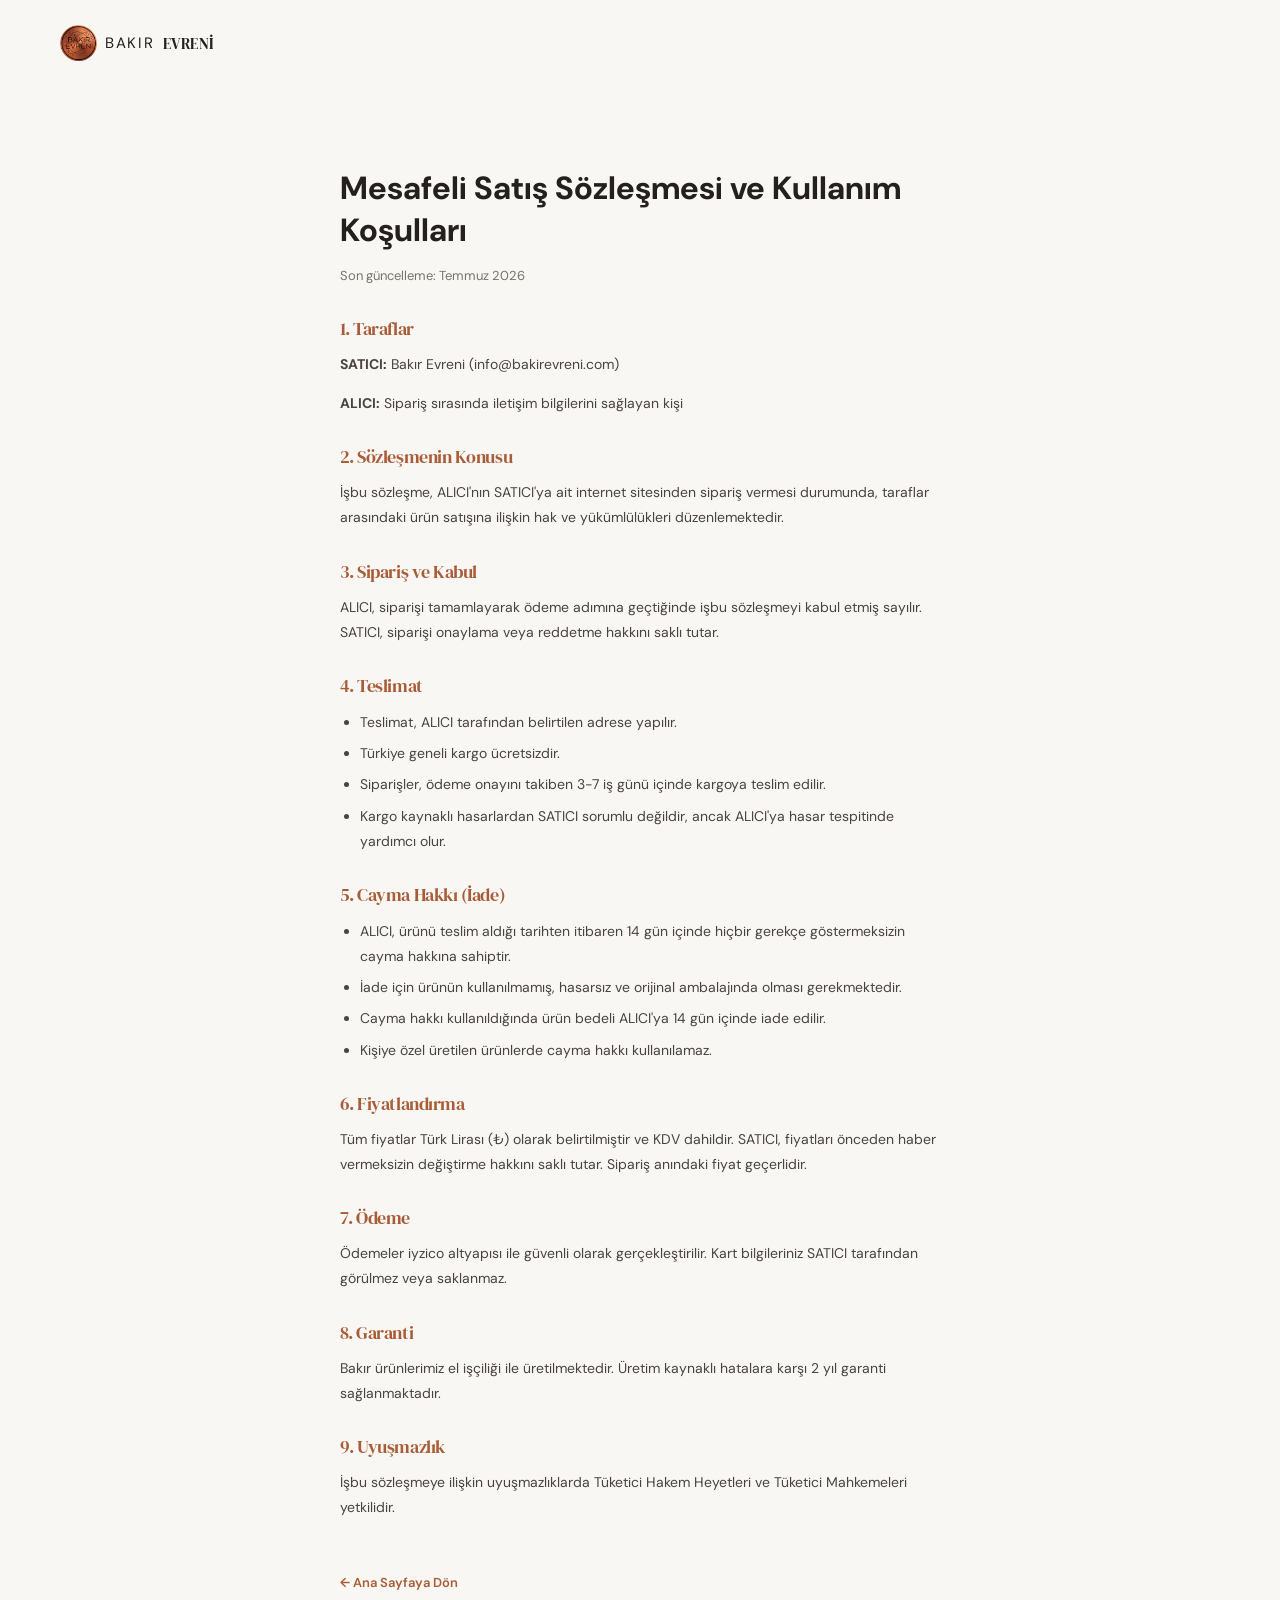
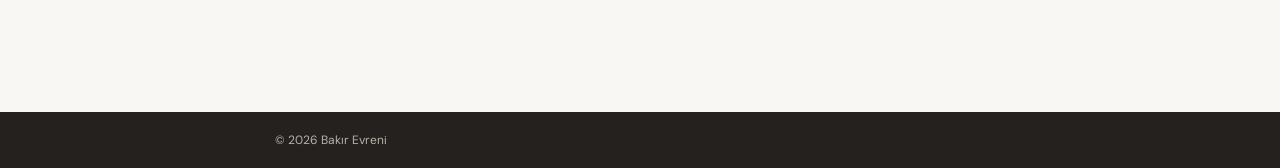
<file: kosullar.html>
<!doctype html>
<html lang="tr">
<head>
  <meta charset="UTF-8" /><meta name="viewport" content="width=device-width, initial-scale=1.0" />
  <title>Mesafeli Satış Sözleşmesi — Bakır Evreni</title>
  <link rel="icon" href="favicon.ico" type="image/x-icon">
  <link rel="icon" href="assets/icon-192.png" type="image/png">
  <link rel="apple-touch-icon" href="assets/apple-touch-icon.png">
  <meta property="og:type" content="website">
  <meta property="og:site_name" content="Bakır Evreni">
  <meta property="og:title" content="Mesafeli Satış Sözleşmesi - Bakır Evreni">
  <meta property="og:image" content="https://www.bakirevreni.com/assets/og-image.jpg">
  <meta property="og:url" content="https://www.bakirevreni.com/kosullar.html">
  <meta name="twitter:card" content="summary_large_image">
  <link rel="stylesheet" href="./style.css" />
  <style>
    .legal{padding:60px 7vw;max-width:780px;margin:0 auto}
    .legal h1{font-size:32px;margin-bottom:8px}
    .legal h2{font-size:18px;margin:32px 0 12px;color:var(--copper)}
    .legal p,.legal li{font-size:14px;line-height:1.8;color:#4a4340}
    .legal ul{padding-left:20px}
    .legal li{margin-bottom:6px}
    .back{margin-top:40px;display:inline-block;color:var(--copper);text-decoration:none;font-weight:600;font-size:13px}
    .back:hover{text-decoration:underline}
  </style>
</head>
<body>
  <header class="header">
    <a class="brand" href="./index.html"><img src="assets/logo.png" alt=""><span>BAKIR</span><b>EVRENİ</b></a>
  </header>
  <div class="legal">
    <h1>Mesafeli Satış Sözleşmesi ve Kullanım Koşulları</h1>
    <p style="color:#7a736c;font-size:13px">Son güncelleme: Temmuz 2026</p>

    <h2>1. Taraflar</h2>
    <p><strong>SATICI:</strong> Bakır Evreni (info@bakirevreni.com)</p>
    <p><strong>ALICI:</strong> Sipariş sırasında iletişim bilgilerini sağlayan kişi</p>

    <h2>2. Sözleşmenin Konusu</h2>
    <p>İşbu sözleşme, ALICI'nın SATICI'ya ait internet sitesinden sipariş vermesi durumunda, taraflar arasındaki ürün satışına ilişkin hak ve yükümlülükleri düzenlemektedir.</p>

    <h2>3. Sipariş ve Kabul</h2>
    <p>ALICI, siparişi tamamlayarak ödeme adımına geçtiğinde işbu sözleşmeyi kabul etmiş sayılır. SATICI, siparişi onaylama veya reddetme hakkını saklı tutar.</p>

    <h2>4. Teslimat</h2>
    <ul>
      <li>Teslimat, ALICI tarafından belirtilen adrese yapılır.</li>
      <li>Türkiye geneli kargo ücretsizdir.</li>
      <li>Siparişler, ödeme onayını takiben 3-7 iş günü içinde kargoya teslim edilir.</li>
      <li>Kargo kaynaklı hasarlardan SATICI sorumlu değildir, ancak ALICI'ya hasar tespitinde yardımcı olur.</li>
    </ul>

    <h2>5. Cayma Hakkı (İade)</h2>
    <ul>
      <li>ALICI, ürünü teslim aldığı tarihten itibaren 14 gün içinde hiçbir gerekçe göstermeksizin cayma hakkına sahiptir.</li>
      <li>İade için ürünün kullanılmamış, hasarsız ve orijinal ambalajında olması gerekmektedir.</li>
      <li>Cayma hakkı kullanıldığında ürün bedeli ALICI'ya 14 gün içinde iade edilir.</li>
      <li>Kişiye özel üretilen ürünlerde cayma hakkı kullanılamaz.</li>
    </ul>

    <h2>6. Fiyatlandırma</h2>
    <p>Tüm fiyatlar Türk Lirası (₺) olarak belirtilmiştir ve KDV dahildir. SATICI, fiyatları önceden haber vermeksizin değiştirme hakkını saklı tutar. Sipariş anındaki fiyat geçerlidir.</p>

    <h2>7. Ödeme</h2>
    <p>Ödemeler iyzico altyapısı ile güvenli olarak gerçekleştirilir. Kart bilgileriniz SATICI tarafından görülmez veya saklanmaz.</p>

    <h2>8. Garanti</h2>
    <p>Bakır ürünlerimiz el işçiliği ile üretilmektedir. Üretim kaynaklı hatalara karşı 2 yıl garanti sağlanmaktadır.</p>

    <h2>9. Uyuşmazlık</h2>
    <p>İşbu sözleşmeye ilişkin uyuşmazlıklarda Tüketici Hakem Heyetleri ve Tüketici Mahkemeleri yetkilidir.</p>

    <a href="./index.html" class="back">← Ana Sayfaya Dön</a>
  </div>
  <footer style="margin-top:60px;padding:20px 7vw;background:#24211e;color:#bdb6af;font-size:12px;text-align:center">
    <p>© 2026 Bakır Evreni</p>
  </footer>
</body>
</html>
</file>
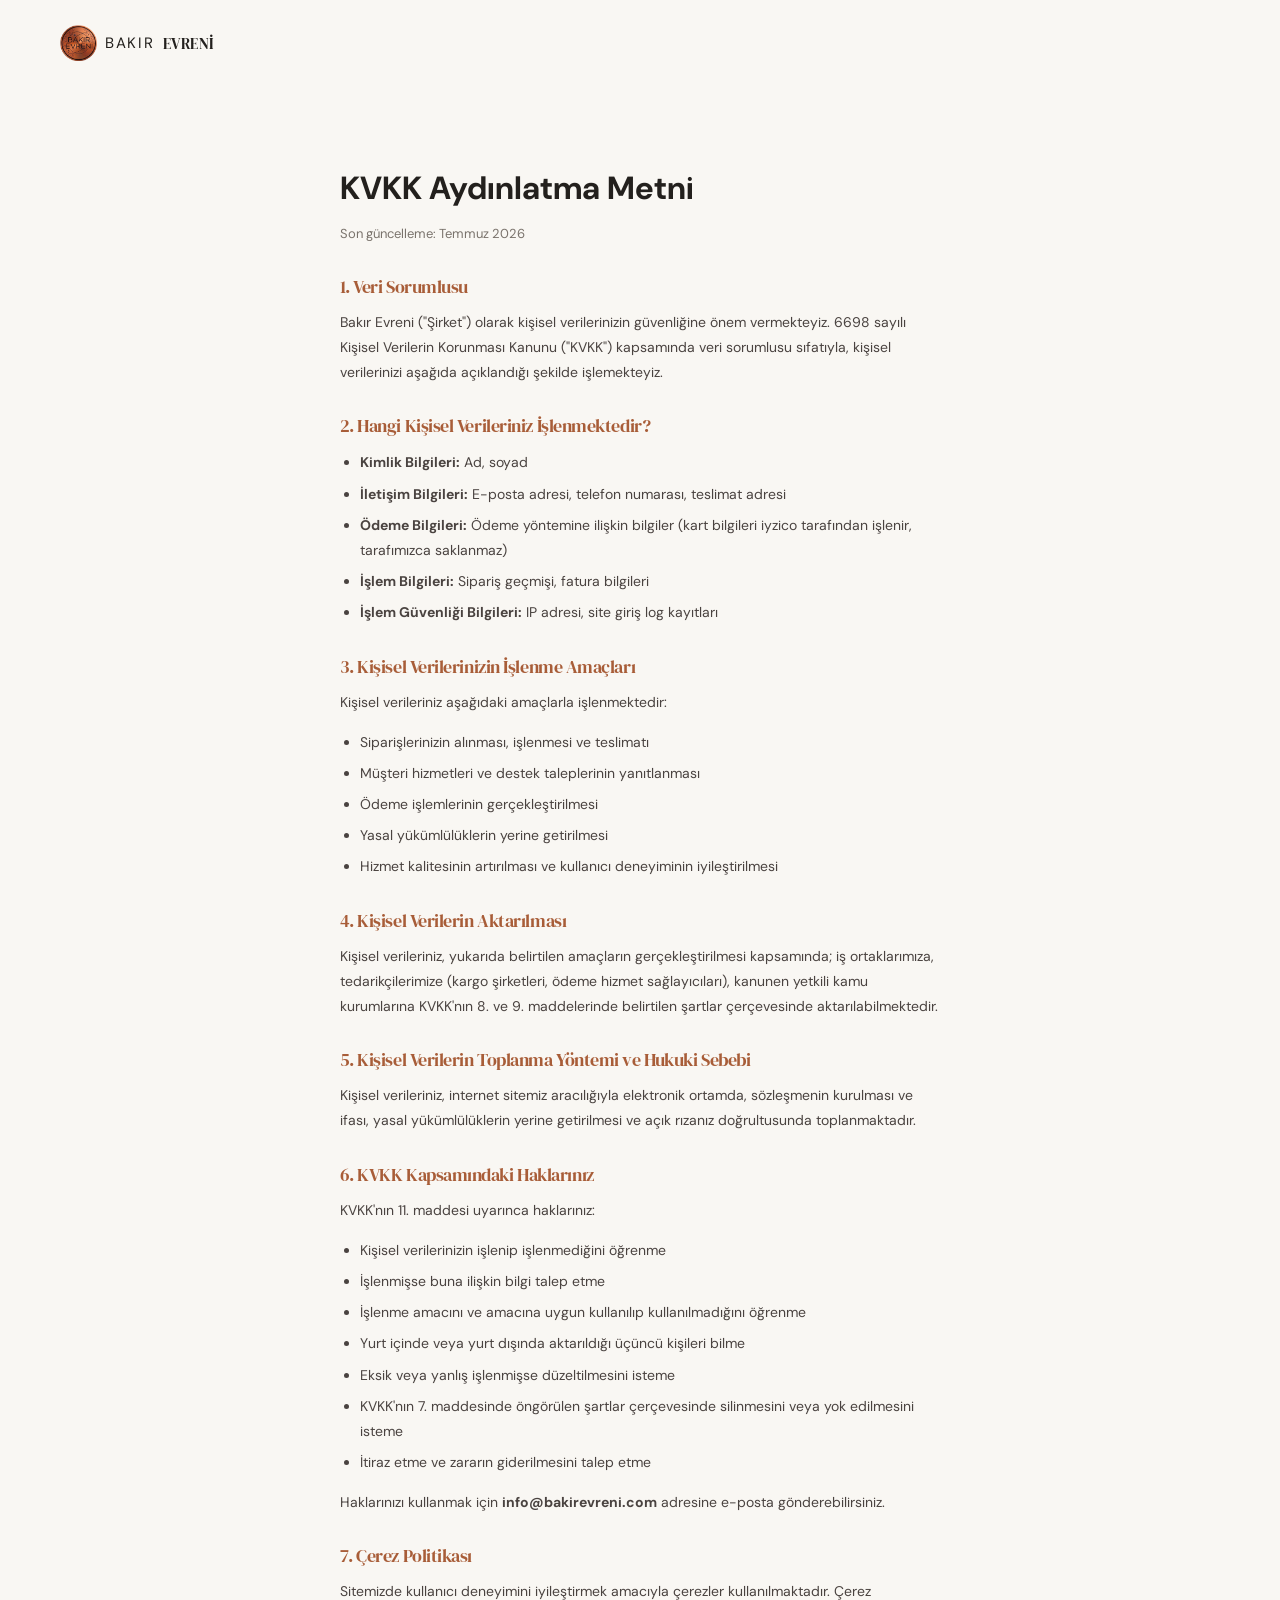
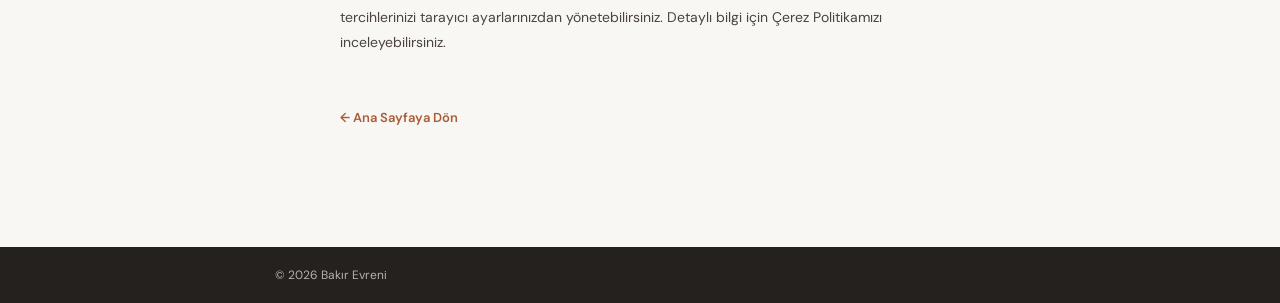
<file: kvkk.html>
<!doctype html>
<html lang="tr">
<head>
  <meta charset="UTF-8" /><meta name="viewport" content="width=device-width, initial-scale=1.0" />
  <title>KVKK Aydınlatma Metni — Bakır Evreni</title>
  <link rel="icon" href="favicon.ico" type="image/x-icon">
  <link rel="icon" href="assets/icon-192.png" type="image/png">
  <link rel="apple-touch-icon" href="assets/apple-touch-icon.png">
  <meta property="og:type" content="website">
  <meta property="og:site_name" content="Bakır Evreni">
  <meta property="og:title" content="KVKK Aydınlatma Metni - Bakır Evreni">
  <meta property="og:image" content="https://www.bakirevreni.com/assets/og-image.jpg">
  <meta property="og:url" content="https://www.bakirevreni.com/kvkk.html">
  <meta name="twitter:card" content="summary_large_image">
  <link rel="stylesheet" href="./style.css" />
  <style>
    .legal{padding:60px 7vw;max-width:780px;margin:0 auto}
    .legal h1{font-size:32px;margin-bottom:8px}
    .legal h2{font-size:18px;margin:32px 0 12px;color:var(--copper)}
    .legal p,.legal li{font-size:14px;line-height:1.8;color:#4a4340}
    .legal ul{padding-left:20px}
    .legal li{margin-bottom:6px}
    .back{margin-top:40px;display:inline-block;color:var(--copper);text-decoration:none;font-weight:600;font-size:13px}
    .back:hover{text-decoration:underline}
  </style>
</head>
<body>
  <header class="header">
    <a class="brand" href="./index.html"><img src="assets/logo.png" alt=""><span>BAKIR</span><b>EVRENİ</b></a>
  </header>
  <div class="legal">
    <h1>KVKK Aydınlatma Metni</h1>
    <p style="color:#7a736c;font-size:13px">Son güncelleme: Temmuz 2026</p>

    <h2>1. Veri Sorumlusu</h2>
    <p>Bakır Evreni ("Şirket") olarak kişisel verilerinizin güvenliğine önem vermekteyiz. 6698 sayılı Kişisel Verilerin Korunması Kanunu ("KVKK") kapsamında veri sorumlusu sıfatıyla, kişisel verilerinizi aşağıda açıklandığı şekilde işlemekteyiz.</p>

    <h2>2. Hangi Kişisel Verileriniz İşlenmektedir?</h2>
    <ul>
      <li><strong>Kimlik Bilgileri:</strong> Ad, soyad</li>
      <li><strong>İletişim Bilgileri:</strong> E-posta adresi, telefon numarası, teslimat adresi</li>
      <li><strong>Ödeme Bilgileri:</strong> Ödeme yöntemine ilişkin bilgiler (kart bilgileri iyzico tarafından işlenir, tarafımızca saklanmaz)</li>
      <li><strong>İşlem Bilgileri:</strong> Sipariş geçmişi, fatura bilgileri</li>
      <li><strong>İşlem Güvenliği Bilgileri:</strong> IP adresi, site giriş log kayıtları</li>
    </ul>

    <h2>3. Kişisel Verilerinizin İşlenme Amaçları</h2>
    <p>Kişisel verileriniz aşağıdaki amaçlarla işlenmektedir:</p>
    <ul>
      <li>Siparişlerinizin alınması, işlenmesi ve teslimatı</li>
      <li>Müşteri hizmetleri ve destek taleplerinin yanıtlanması</li>
      <li>Ödeme işlemlerinin gerçekleştirilmesi</li>
      <li>Yasal yükümlülüklerin yerine getirilmesi</li>
      <li>Hizmet kalitesinin artırılması ve kullanıcı deneyiminin iyileştirilmesi</li>
    </ul>

    <h2>4. Kişisel Verilerin Aktarılması</h2>
    <p>Kişisel verileriniz, yukarıda belirtilen amaçların gerçekleştirilmesi kapsamında; iş ortaklarımıza, tedarikçilerimize (kargo şirketleri, ödeme hizmet sağlayıcıları), kanunen yetkili kamu kurumlarına KVKK'nın 8. ve 9. maddelerinde belirtilen şartlar çerçevesinde aktarılabilmektedir.</p>

    <h2>5. Kişisel Verilerin Toplanma Yöntemi ve Hukuki Sebebi</h2>
    <p>Kişisel verileriniz, internet sitemiz aracılığıyla elektronik ortamda, sözleşmenin kurulması ve ifası, yasal yükümlülüklerin yerine getirilmesi ve açık rızanız doğrultusunda toplanmaktadır.</p>

    <h2>6. KVKK Kapsamındaki Haklarınız</h2>
    <p>KVKK'nın 11. maddesi uyarınca haklarınız:</p>
    <ul>
      <li>Kişisel verilerinizin işlenip işlenmediğini öğrenme</li>
      <li>İşlenmişse buna ilişkin bilgi talep etme</li>
      <li>İşlenme amacını ve amacına uygun kullanılıp kullanılmadığını öğrenme</li>
      <li>Yurt içinde veya yurt dışında aktarıldığı üçüncü kişileri bilme</li>
      <li>Eksik veya yanlış işlenmişse düzeltilmesini isteme</li>
      <li>KVKK'nın 7. maddesinde öngörülen şartlar çerçevesinde silinmesini veya yok edilmesini isteme</li>
      <li>İtiraz etme ve zararın giderilmesini talep etme</li>
    </ul>
    <p>Haklarınızı kullanmak için <strong>info@bakirevreni.com</strong> adresine e-posta gönderebilirsiniz.</p>

    <h2>7. Çerez Politikası</h2>
    <p>Sitemizde kullanıcı deneyimini iyileştirmek amacıyla çerezler kullanılmaktadır. Çerez tercihlerinizi tarayıcı ayarlarınızdan yönetebilirsiniz. Detaylı bilgi için Çerez Politikamızı inceleyebilirsiniz.</p>

    <a href="./index.html" class="back">← Ana Sayfaya Dön</a>
  </div>
  <footer style="margin-top:60px;padding:20px 7vw;background:#24211e;color:#bdb6af;font-size:12px;text-align:center">
    <p>© 2026 Bakır Evreni</p>
  </footer>
</body>
</html>
</file>
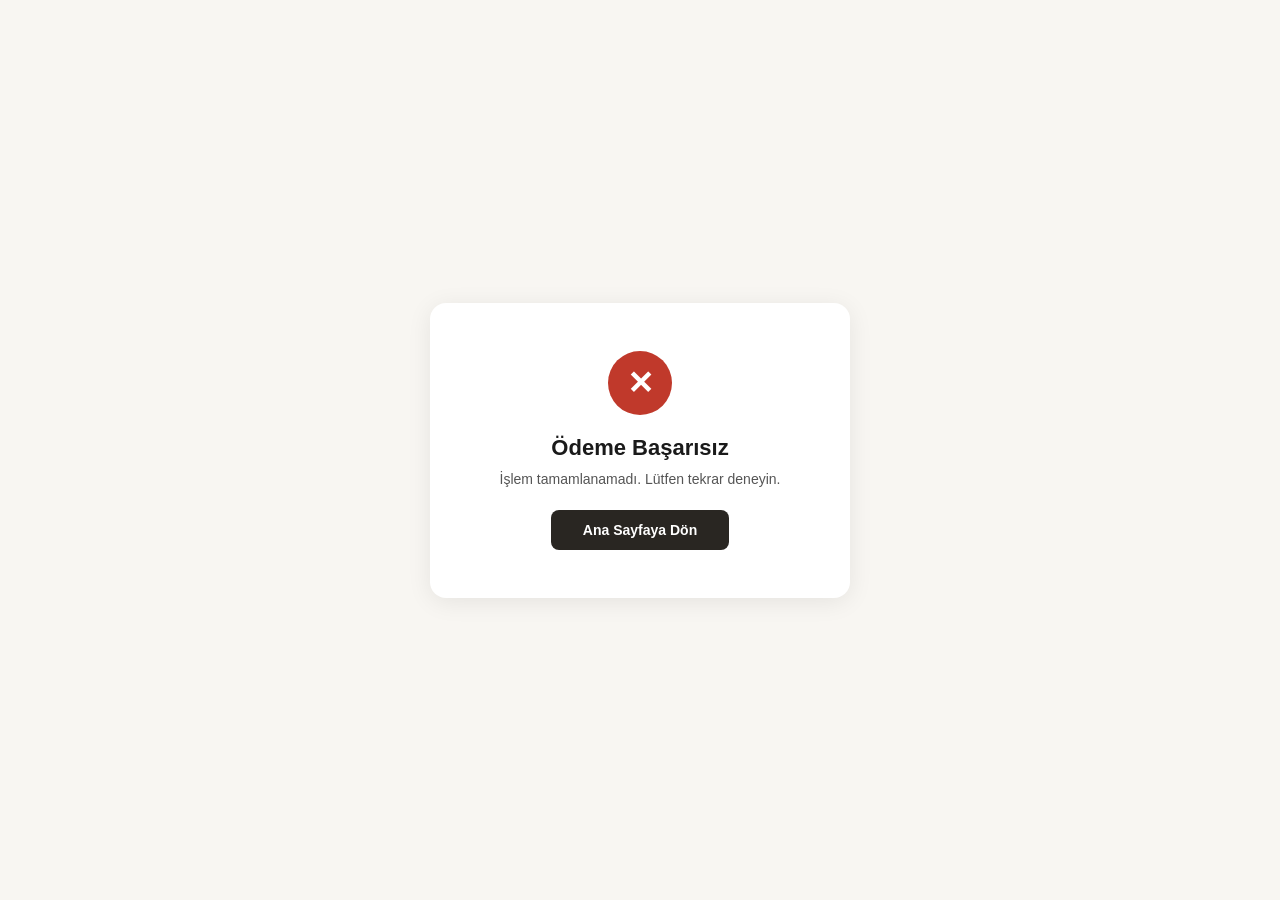
<file: odeme-sonuc.html>
<!doctype html>
<html lang="tr">
<head>
<meta charset="UTF-8">
<meta name="viewport" content="width=device-width,initial-scale=1">
<title>Ödeme Sonucu — Bakır Evreni</title>
<link rel="icon" href="favicon.ico" type="image/x-icon">
<link rel="icon" href="assets/icon-192.png" type="image/png">
<style>
*{margin:0;padding:0;box-sizing:border-box}
body{font-family:-apple-system,BlinkMacSystemFont,'Segoe UI','Noto Sans',sans-serif;background:#f8f6f2;display:flex;align-items:center;justify-content:center;min-height:100vh;padding:20px}
.card{background:#fff;border-radius:16px;box-shadow:0 4px 24px rgba(0,0,0,.08);padding:48px 32px;text-align:center;max-width:420px;width:100%}
.icon{width:64px;height:64px;border-radius:50%;display:flex;align-items:center;justify-content:center;margin:0 auto 20px;font-size:32px;color:#fff;font-weight:700}
.icon.ok{background:#0e8345}
.icon.fail{background:#c0392b}
h2{font-size:22px;margin-bottom:8px;color:#1a1a1a}
p{font-size:14px;color:#555;line-height:1.5;margin-bottom:20px}
.btn{display:inline-block;padding:12px 32px;border-radius:8px;font-weight:600;font-size:14px;text-decoration:none;color:#fff;background:#292622;transition:background .2s}
.btn:hover{background:#a85d38}
.loading{color:#888}
.debug{font-size:11px;color:#999;margin-top:16px;border-top:1px solid #eee;padding-top:10px;text-align:left;word-break:break-all}
</style>
</head>
<body>
<div class="card" id="resultCard">
  <div class="loading" id="statusMsg">Ödeme sonucu kontrol ediliyor...</div>
  <div class="debug" id="debugInfo"></div>
</div>
<script>
(async()=>{
  const card=document.getElementById('resultCard');
  const msg=document.getElementById('statusMsg');
  const dbg=document.getElementById('debugInfo');
  function log(s){if(dbg)dbg.innerHTML+=s+'<br>'}

  const p=new URLSearchParams(location.search);
  const token=p.get('token');
  const status=p.get('status');
  log('URL:'+location.search);
  log('token:'+(token?'var':'yok')+' status:'+(status||'yok'));

  if(!token||status==='failure'){
    card.innerHTML='<div class="icon fail">✕</div><h2>Ödeme Başarısız</h2><p>İşlem tamamlanamadı. Lütfen tekrar deneyin.</p><a class="btn" href="./">Ana Sayfaya Dön</a>';
    return;
  }

  const SB_KEY='eyJhbGciOiJIUzI1NiIsInR5cCI6IkpXVCJ9.eyJpc3MiOiJzdXBhYmFzZSIsInJlZiI6InhqbXlxYWRjcXBheGxicGZuemphIiwicm9sZSI6ImFub24iLCJpYXQiOjE3ODUyNjA1ODgsImV4cCI6MjEwMDgzNjU4OH0.q_UJivzLt-UPJZ90AfkSXx1fRByNtf1GMjcUmV-1HJs';
  const SB_URL='https://xjmyqadcqpaxlbpfnzja.supabase.co';

  let verified=false;
  let paymentId='';

  // Try Edge Function verification with 6s timeout
  msg.textContent='Ödeme doğrulanıyor...';
  log('Edge Function deneniyor...');
  try{
    const ctrl=new AbortController();
    const tmr=setTimeout(()=>ctrl.abort(),6000);
    const r=await fetch(SB_URL+'/functions/v1/iyzico-checkout-result',{
      method:'POST',
      headers:{'Content-Type':'application/json','Authorization':'Bearer '+SB_KEY},
      body:JSON.stringify({token}),
      signal:ctrl.signal
    });
    clearTimeout(tmr);
    log('Edge Function cevap:'+r.status);
    if(r.ok){
      const j=await r.json();
      log('Edge Function data:'+JSON.stringify(j).substring(0,200));
      if(j.status==='success'){
        verified=true;
        paymentId=j.paymentId||j.conversationId||'';
        if(j.paymentStatus==='FAILURE'){
          log('iyzico FAILURE');
          card.innerHTML='<div class="icon fail">✕</div><h2>Ödeme Başarısız</h2><p>İşlem tamamlanamadı. Lütfen tekrar deneyin.</p><a class="btn" href="./">Ana Sayfaya Dön</a>';
          return;
        }
      }
    }
  }catch(e){
    log('Edge Function hata:'+(e.name||'')+' '+(e.message||'').substring(0,100));
  }

  // Get cart from sessionStorage, fallback to localStorage
  msg.textContent='Sipariş kaydediliyor...';
  let cart=[],buyer={};
  try{
    let c=sessionStorage.getItem('pendingCart');
    let b=sessionStorage.getItem('pendingBuyer');
    if(!c){c=localStorage.getItem('pendingCart');log('sessionStorage bos, localStorage denendi')}
    if(!b){b=localStorage.getItem('pendingBuyer')}
    if(c){cart=JSON.parse(c);log('cart:'+cart.length+' urun')}
    else{log('cart bos!')}
    if(b){buyer=JSON.parse(b);log('buyer:'+(buyer.name||buyer.email||'yok'))}
    else{log('buyer bos!')}
  }catch(e){log('parse hata:'+e.message)}

  if(!cart.length){
    log('Kritik: sepet verisi yok, siparis kaydedilemedi!');
    card.innerHTML='<div class="icon fail">✕</div><h2>Sipariş Hatası</h2><p>Sepet bilgisi bulunamadı. Ödemeniz alınmış olabilir, lütfen bizimle iletişime geçin.</p><a class="btn" href="./">Ana Sayfaya Dön</a>';
    return;
  }

  const items=cart.map(i=>({name:i.name,price:i.price,qty:i.qty||1}));
  let total=items.reduce((s,i)=>s+i.price*i.qty,0);
  let couponDsc=0;
  try{const cd=sessionStorage.getItem('pendingCoupon');if(cd)couponDsc=parseFloat(cd)||0}catch(e){}
  if(couponDsc)total=total*(100-couponDsc)/100;
  log('toplam:'+total.toFixed(2)+' TL');

  try{
    let orderNumber='';
    try{
      const onr=await fetch(SB_URL+'/rest/v1/rpc/get_next_order_number',{
        method:'POST',
        headers:{'apikey':SB_KEY,'Authorization':'Bearer '+SB_KEY,'Content-Type':'application/json'}
      });
      if(onr.ok){orderNumber=await onr.json();log('siparis no:'+orderNumber)}
      else log('siparis no alinamadi:'+onr.status)
    }catch(e){log('siparis no hata:'+e.message)}

    const saveRes=await fetch(SB_URL+'/rest/v1/orders',{
      method:'POST',
      headers:{'apikey':SB_KEY,'Authorization':'Bearer '+SB_KEY,'Content-Type':'application/json','Prefer':'return=minimal'},
      body:JSON.stringify({
        order_number:orderNumber||null,
        items,total,
        customer_name:buyer.name||buyer.email||'',
        customer_email:buyer.email||'',
        customer_phone:buyer.phone||'',
        customer_address:buyer.address||'',
        customer_city:buyer.city||'',
        customer_district:buyer.district||'',
        customer_province:buyer.province||'',
        payment_id:paymentId||token||'',
        payment_status:verified?'success':'pending_verify',
        payment_method:'iyzico',
        order_status:verified?'paid':'pending',
        note:buyer.note||null
      })
    });
    log('DB kayit:'+saveRes.status);
  }catch(e){log('DB hata:'+e.message)}

  sessionStorage.removeItem('pendingCart');
  sessionStorage.removeItem('pendingBuyer');
  sessionStorage.removeItem('pendingCoupon');
  localStorage.removeItem('pendingCart');
  localStorage.removeItem('pendingBuyer');
  localStorage.removeItem('pendingCoupon');

  card.innerHTML='<div class="icon ok">✓</div><h2>Ödeme Başarılı!</h2><p>Siparişiniz alındı. En kısa sürede kargoya verilecektir.</p><a class="btn" href="./">Ana Sayfaya Dön</a>';
})();
</script>
</body>
</html>
</file>
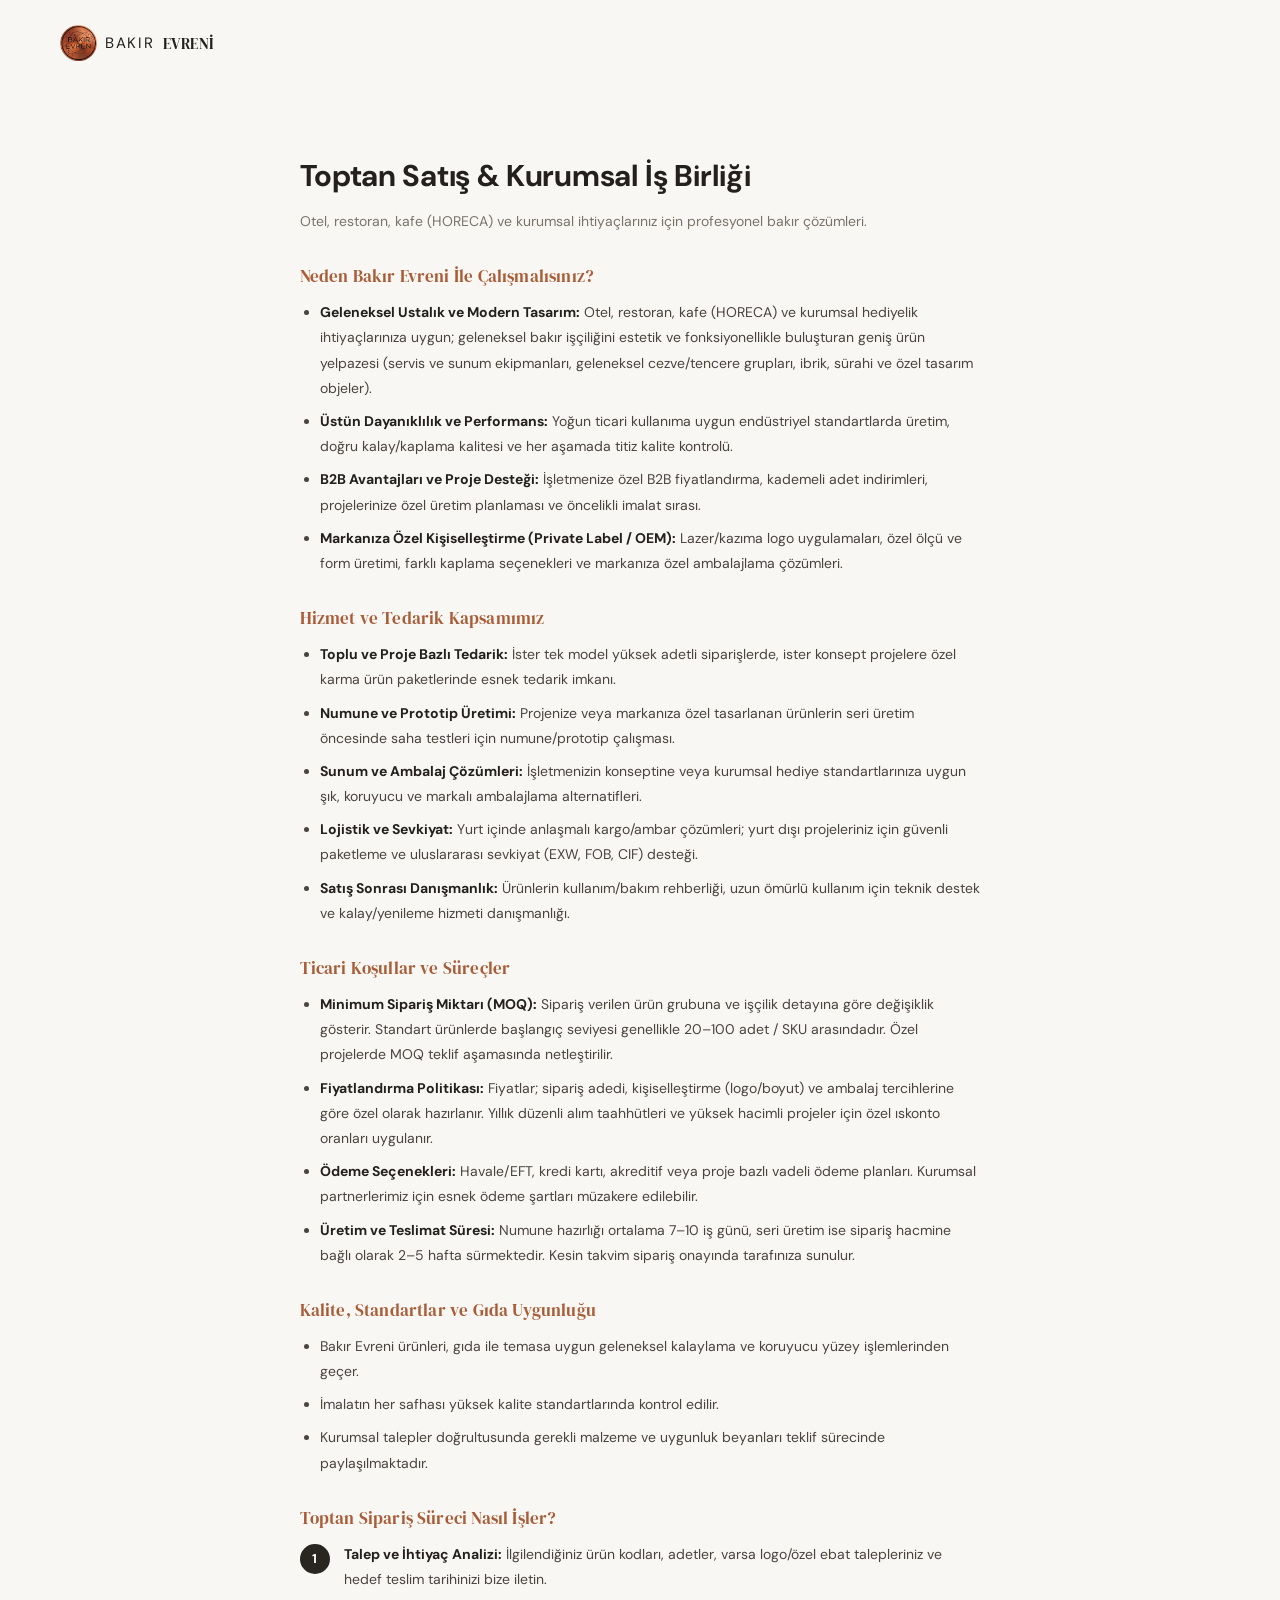
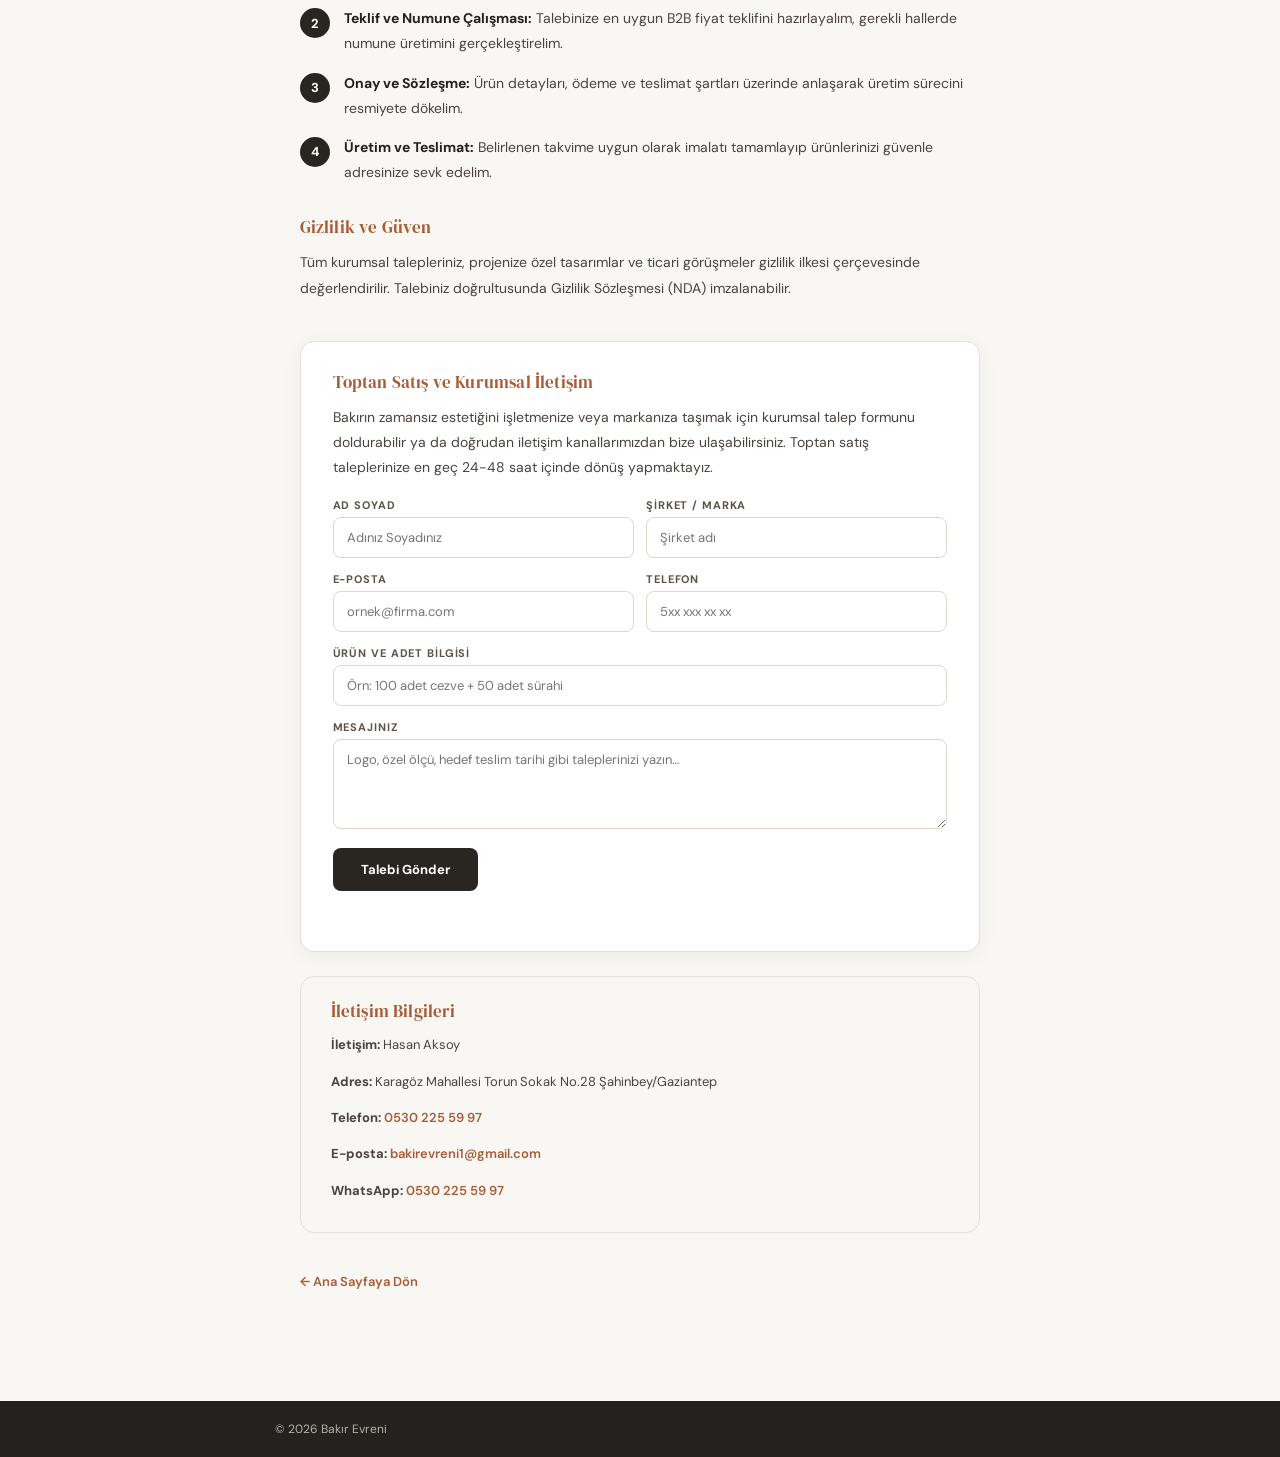
<file: toptan-satis.html>
<!doctype html>
<html lang="tr">
<head>
  <meta charset="UTF-8" /><meta name="viewport" content="width=device-width, initial-scale=1.0" />
  <title>Toptan Satış & Kurumsal İş Birliği — Bakır Evreni</title>
  <link rel="icon" href="favicon.ico" type="image/x-icon">
  <link rel="icon" href="assets/icon-192.png" type="image/png">
  <link rel="apple-touch-icon" href="assets/apple-touch-icon.png">
  <meta property="og:type" content="website">
  <meta property="og:site_name" content="Bakır Evreni">
  <meta property="og:title" content="Toptan Satış & Kurumsal İş Birliği - Bakır Evreni">
  <meta property="og:image" content="https://www.bakirevreni.com/assets/og-image.jpg">
  <meta property="og:url" content="https://www.bakirevreni.com/toptan-satis.html">
  <meta name="twitter:card" content="summary_large_image">
  <link rel="stylesheet" href="./style.css" />
  <style>
    .ws{padding:50px 7vw;max-width:860px;margin:0 auto}
    .ws h1{font-size:30px;margin-bottom:6px;letter-spacing:-.01em}
    .ws .sub{color:#7a736c;font-size:14px;margin-bottom:30px}
    .ws h2{font-size:17px;margin:34px 0 12px;color:var(--copper);letter-spacing:.01em}
    .ws p,.ws li{font-size:14px;line-height:1.8;color:#4a4340}
    .ws ul{padding-left:20px}
    .ws li{margin-bottom:8px}
    .ws li strong{color:#23201d}
    .ws .steps{list-style:none;padding:0;counter-reset:step}
    .ws .steps li{counter-increment:step;position:relative;padding-left:44px;margin-bottom:14px}
    .ws .steps li::before{content:counter(step);position:absolute;left:0;top:2px;width:30px;height:30px;border-radius:50%;background:#292622;color:#fff;display:flex;align-items:center;justify-content:center;font-weight:700;font-size:13px}
    .back{margin-top:40px;display:inline-block;color:var(--copper);text-decoration:none;font-weight:600;font-size:13px}
    .back:hover{text-decoration:underline}

    .ws-form{margin-top:40px;background:#fff;border:1px solid #e5e0d9;border-radius:14px;padding:32px;box-shadow:0 4px 20px rgba(0,0,0,.05)}
    .ws-form h2{margin-top:0}
    .ws-form .field{margin-bottom:14px}
    .ws-form label{display:block;font-size:11px;font-weight:700;text-transform:uppercase;letter-spacing:.08em;color:#5a534c;margin-bottom:5px}
    .ws-form input,.ws-form textarea{width:100%;padding:11px 13px;border:1.5px solid #ded8d0;border-radius:8px;font:inherit;font-size:13px;outline:0;transition:.15s}
    .ws-form input:focus,.ws-form textarea:focus{border-color:#a85d38}
    .ws-form textarea{resize:vertical;min-height:90px}
    .ws-form .row{display:flex;gap:12px}
    .ws-form .row .field{flex:1}
    .ws-form button{padding:13px 28px;background:#292622;color:#fff;border:0;border-radius:8px;font:inherit;font-weight:700;font-size:13px;cursor:pointer;transition:.2s}
    .ws-form button:hover{background:#a85d38}
    .ws-form .msg{margin-top:12px;font-size:12px;color:#7a736c;min-height:16px}

    .contact-box{margin-top:24px;background:#f9f7f3;border:1px solid #e5e0d9;border-radius:14px;padding:26px 30px}
    .contact-box h2{margin-top:0}
    .contact-box p{font-size:13px;margin-bottom:4px}
    .contact-box a{color:var(--copper);font-weight:600;text-decoration:none}
    .contact-box a:hover{text-decoration:underline}
    @media(max-width:560px){.ws-form .row{flex-direction:column}.ws{padding:36px 6vw}}
  </style>
</head>
<body>
  <header class="header">
    <a class="brand" href="./index.html"><img src="assets/logo.png" alt=""><span>BAKIR</span><b>EVRENİ</b></a>
  </header>

  <div class="ws">
    <h1>Toptan Satış &amp; Kurumsal İş Birliği</h1>
    <p class="sub">Otel, restoran, kafe (HORECA) ve kurumsal ihtiyaçlarınız için profesyonel bakır çözümleri.</p>

    <h2>Neden Bakır Evreni İle Çalışmalısınız?</h2>
    <ul>
      <li><strong>Geleneksel Ustalık ve Modern Tasarım:</strong> Otel, restoran, kafe (HORECA) ve kurumsal hediyelik ihtiyaçlarınıza uygun; geleneksel bakır işçiliğini estetik ve fonksiyonellikle buluşturan geniş ürün yelpazesi (servis ve sunum ekipmanları, geleneksel cezve/tencere grupları, ibrik, sürahi ve özel tasarım objeler).</li>
      <li><strong>Üstün Dayanıklılık ve Performans:</strong> Yoğun ticari kullanıma uygun endüstriyel standartlarda üretim, doğru kalay/kaplama kalitesi ve her aşamada titiz kalite kontrolü.</li>
      <li><strong>B2B Avantajları ve Proje Desteği:</strong> İşletmenize özel B2B fiyatlandırma, kademeli adet indirimleri, projelerinize özel üretim planlaması ve öncelikli imalat sırası.</li>
      <li><strong>Markanıza Özel Kişiselleştirme (Private Label / OEM):</strong> Lazer/kazıma logo uygulamaları, özel ölçü ve form üretimi, farklı kaplama seçenekleri ve markanıza özel ambalajlama çözümleri.</li>
    </ul>

    <h2>Hizmet ve Tedarik Kapsamımız</h2>
    <ul>
      <li><strong>Toplu ve Proje Bazlı Tedarik:</strong> İster tek model yüksek adetli siparişlerde, ister konsept projelere özel karma ürün paketlerinde esnek tedarik imkanı.</li>
      <li><strong>Numune ve Prototip Üretimi:</strong> Projenize veya markanıza özel tasarlanan ürünlerin seri üretim öncesinde saha testleri için numune/prototip çalışması.</li>
      <li><strong>Sunum ve Ambalaj Çözümleri:</strong> İşletmenizin konseptine veya kurumsal hediye standartlarınıza uygun şık, koruyucu ve markalı ambalajlama alternatifleri.</li>
      <li><strong>Lojistik ve Sevkiyat:</strong> Yurt içinde anlaşmalı kargo/ambar çözümleri; yurt dışı projeleriniz için güvenli paketleme ve uluslararası sevkiyat (EXW, FOB, CIF) desteği.</li>
      <li><strong>Satış Sonrası Danışmanlık:</strong> Ürünlerin kullanım/bakım rehberliği, uzun ömürlü kullanım için teknik destek ve kalay/yenileme hizmeti danışmanlığı.</li>
    </ul>

    <h2>Ticari Koşullar ve Süreçler</h2>
    <ul>
      <li><strong>Minimum Sipariş Miktarı (MOQ):</strong> Sipariş verilen ürün grubuna ve işçilik detayına göre değişiklik gösterir. Standart ürünlerde başlangıç seviyesi genellikle 20–100 adet / SKU arasındadır. Özel projelerde MOQ teklif aşamasında netleştirilir.</li>
      <li><strong>Fiyatlandırma Politikası:</strong> Fiyatlar; sipariş adedi, kişiselleştirme (logo/boyut) ve ambalaj tercihlerine göre özel olarak hazırlanır. Yıllık düzenli alım taahhütleri ve yüksek hacimli projeler için özel ıskonto oranları uygulanır.</li>
      <li><strong>Ödeme Seçenekleri:</strong> Havale/EFT, kredi kartı, akreditif veya proje bazlı vadeli ödeme planları. Kurumsal partnerlerimiz için esnek ödeme şartları müzakere edilebilir.</li>
      <li><strong>Üretim ve Teslimat Süresi:</strong> Numune hazırlığı ortalama 7–10 iş günü, seri üretim ise sipariş hacmine bağlı olarak 2–5 hafta sürmektedir. Kesin takvim sipariş onayında tarafınıza sunulur.</li>
    </ul>

    <h2>Kalite, Standartlar ve Gıda Uygunluğu</h2>
    <ul>
      <li>Bakır Evreni ürünleri, gıda ile temasa uygun geleneksel kalaylama ve koruyucu yüzey işlemlerinden geçer.</li>
      <li>İmalatın her safhası yüksek kalite standartlarında kontrol edilir.</li>
      <li>Kurumsal talepler doğrultusunda gerekli malzeme ve uygunluk beyanları teklif sürecinde paylaşılmaktadır.</li>
    </ul>

    <h2>Toptan Sipariş Süreci Nasıl İşler?</h2>
    <ol class="steps">
      <li><strong>Talep ve İhtiyaç Analizi:</strong> İlgilendiğiniz ürün kodları, adetler, varsa logo/özel ebat talepleriniz ve hedef teslim tarihinizi bize iletin.</li>
      <li><strong>Teklif ve Numune Çalışması:</strong> Talebinize en uygun B2B fiyat teklifini hazırlayalım, gerekli hallerde numune üretimini gerçekleştirelim.</li>
      <li><strong>Onay ve Sözleşme:</strong> Ürün detayları, ödeme ve teslimat şartları üzerinde anlaşarak üretim sürecini resmiyete dökelim.</li>
      <li><strong>Üretim ve Teslimat:</strong> Belirlenen takvime uygun olarak imalatı tamamlayıp ürünlerinizi güvenle adresinize sevk edelim.</li>
    </ol>

    <h2>Gizlilik ve Güven</h2>
    <p>Tüm kurumsal talepleriniz, projenize özel tasarımlar ve ticari görüşmeler gizlilik ilkesi çerçevesinde değerlendirilir. Talebiniz doğrultusunda Gizlilik Sözleşmesi (NDA) imzalanabilir.</p>

    <div class="ws-form">
      <h2>Toptan Satış ve Kurumsal İletişim</h2>
      <p style="margin-bottom:18px">Bakırın zamansız estetiğini işletmenize veya markanıza taşımak için kurumsal talep formunu doldurabilir ya da doğrudan iletişim kanallarımızdan bize ulaşabilirsiniz. Toptan satış taleplerinize en geç 24-48 saat içinde dönüş yapmaktayız.</p>
      <form id="wsForm">
        <div class="row">
          <div class="field"><label>Ad Soyad</label><input id="wsName" required placeholder="Adınız Soyadınız"></div>
          <div class="field"><label>Şirket / Marka</label><input id="wsCompany" placeholder="Şirket adı"></div>
        </div>
        <div class="row">
          <div class="field"><label>E-posta</label><input id="wsEmail" type="email" required placeholder="ornek@firma.com"></div>
          <div class="field"><label>Telefon</label><input id="wsPhone" type="tel" required placeholder="5xx xxx xx xx"></div>
        </div>
        <div class="field"><label>Ürün ve Adet Bilgisi</label><input id="wsProduct" placeholder="Örn: 100 adet cezve + 50 adet sürahi"></div>
        <div class="field"><label>Mesajınız</label><textarea id="wsMessage" placeholder="Logo, özel ölçü, hedef teslim tarihi gibi taleplerinizi yazın…"></textarea></div>
        <button type="submit">Talebi Gönder</button>
        <div class="msg" id="wsMsg"></div>
      </form>
    </div>

    <div class="contact-box">
      <h2>İletişim Bilgileri</h2>
      <p><strong>İletişim:</strong> Hasan Aksoy</p>
      <p><strong>Adres:</strong> Karagöz Mahallesi Torun Sokak No.28 Şahinbey/Gaziantep</p>
      <p><strong>Telefon:</strong> <a href="tel:05302255997">0530 225 59 97</a></p>
      <p><strong>E-posta:</strong> <a href="mailto:bakirevreni1@gmail.com">bakirevreni1@gmail.com</a></p>
      <p><strong>WhatsApp:</strong> <a href="https://wa.me/905302255997" target="_blank" rel="noopener">0530 225 59 97</a></p>
    </div>

    <a href="./index.html" class="back">← Ana Sayfaya Dön</a>
  </div>

  <footer style="margin-top:60px;padding:20px 7vw;background:#24211e;color:#bdb6af;font-size:12px;text-align:center">
    <p>© 2026 Bakır Evreni</p>
  </footer>

  <script>
    document.getElementById('wsForm').addEventListener('submit', function(e) {
      e.preventDefault();
      const name = document.getElementById('wsName').value.trim();
      const company = document.getElementById('wsCompany').value.trim();
      const email = document.getElementById('wsEmail').value.trim();
      const phone = document.getElementById('wsPhone').value.trim();
      const product = document.getElementById('wsProduct').value.trim();
      const message = document.getElementById('wsMessage').value.trim();
      const msg = document.getElementById('wsMsg');

      const text =
        'Merhaba, toptan satış talebi iletmek istiyorum.\n' +
        'Ad Soyad: ' + name + '\n' +
        (company ? 'Şirket: ' + company + '\n' : '') +
        'E-posta: ' + email + '\n' +
        'Telefon: ' + phone + '\n' +
        (product ? 'Ürün/Adet: ' + product + '\n' : '') +
        (message ? 'Mesaj: ' + message : '');

      window.open('https://wa.me/905302255997?text=' + encodeURIComponent(text), '_blank');
      msg.textContent = 'Formunuz WhatsApp üzerinden gönderilmek üzere hazırlandı. Teşekkürler!';
      this.reset();
    });
  </script>
</body>
</html>
</file>
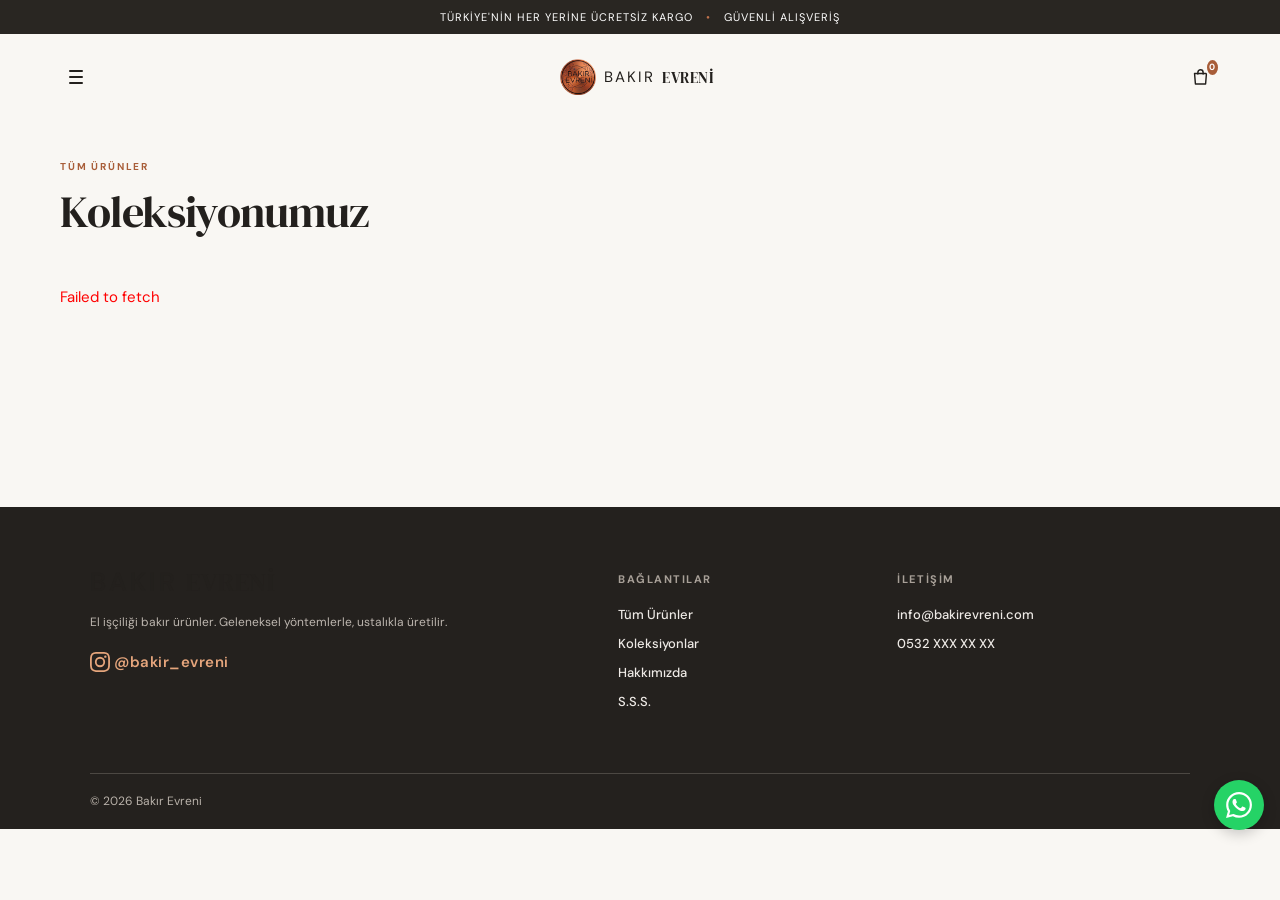
<file: tum-urunler.html>
<!doctype html>
<html lang="tr">
<head>
  <meta charset="UTF-8" /><meta name="viewport" content="width=device-width, initial-scale=1.0" />
  <title>Tüm Ürünler — Bakır Evreni</title>
  <link rel="icon" href="favicon.ico" type="image/x-icon">
  <link rel="icon" href="assets/icon-192.png" type="image/png">
  <link rel="apple-touch-icon" href="assets/apple-touch-icon.png">
  <meta name="description" content="Tüm bakır ürünlerimiz." />
  <meta property="og:type" content="website">
  <meta property="og:site_name" content="Bakır Evreni">
  <meta property="og:title" content="Tüm Ürünler - Bakır Evreni">
  <meta property="og:description" content="El işçiliği bakır ürünlerimizi keşfedin.">
  <meta property="og:image" content="https://www.bakirevreni.com/assets/og-image.jpg">
  <meta property="og:url" content="https://www.bakirevreni.com/tum-urunler.html">
  <meta name="twitter:card" content="summary_large_image">
  <link rel="stylesheet" href="./style.css" />

</head>
<body>
  <div class="announcement"><span>Türkiye'nin her yerine ücretsiz kargo</span><span class="dot">•</span><span>Güvenli alışveriş</span></div>
  <header class="header">
    <button class="icon-btn" id="menuBtn" aria-label="Menüyü aç"><i class="i-menu"></i></button>
    <a class="brand" href="./index.html" aria-label="Bakır Evreni ana sayfa"><img src="assets/logo.png" alt=""><span>BAKIR</span><b>EVRENİ</b></a>
    <div class="actions"><button class="cart-link" id="cartBtn" aria-label="Sepet">
      <svg viewBox="0 0 24 24" aria-hidden="true"><path d="M5.2 7.5h13.6l-1 12H6.2l-1-12Z"></path><path d="M9 8V6.25a3 3 0 0 1 6 0V8"></path></svg><em id="cartCount">0</em>
    </button></div>
  </header>
  <div class="mobile-menu" id="mobileMenu">
    <button class="close" data-close>×</button>
    <div class="mob-menu-cats">
      <span class="mob-cat-title">Kategoriler</span>
      <div class="mob-cat-group"><span class="mob-cat-group-title">İçecek &amp; Kahve</span><a data-cat href="tum-urunler.html?k=mataralar">Mataralar</a><a data-cat href="tum-urunler.html?k=surahiler">Sürahiler</a><a data-cat href="tum-urunler.html?k=bardaklar">Bardaklar</a><a data-cat href="tum-urunler.html?k=kahve-setleri">Kahve setleri &amp; fincanlar</a><a data-cat href="tum-urunler.html?k=cezveler">Cezveler</a><a data-cat href="tum-urunler.html?k=irbiklar">İbrikler</a><a data-cat href="tum-urunler.html?k=semaverler">Semaverler</a><a data-cat href="tum-urunler.html?k=aydanlk">Çaydanlık</a><a data-cat href="tum-urunler.html?k=su-sebili--damacana">Su Sebili &amp; Damacana</a></div>
      <div class="mob-cat-group"><span class="mob-cat-group-title">Pişirme &amp; Mutfak</span><a data-cat href="tum-urunler.html?k=tencereler">Tencereler</a><a data-cat href="tum-urunler.html?k=tavalar">Tavalar</a><a data-cat href="tum-urunler.html?k=bakrac">Bakraç (yoğurt satılı)</a><a data-cat href="tum-urunler.html?k=krom-mangallik">Krom mangallık</a></div>
      <div class="mob-cat-group"><span class="mob-cat-group-title">Sofra &amp; Sunum</span><a data-cat href="tum-urunler.html?k=sunumluklar">Sunumluklar</a><a data-cat href="tum-urunler.html?k=tepsiler">Tepsiler</a><a data-cat href="tum-urunler.html?k=sofra--sunum">Kül Tablası</a><a data-cat href="tum-urunler.html?k=cerezlik-sekerlik">Çerezlik &amp; şekerlik</a><a data-cat href="tum-urunler.html?k=baharatlik">Baharatlık</a></div>
      <div class="mob-cat-group"><span class="mob-cat-group-title">Dekorasyon &amp; Aydınlatma</span><a data-cat href="tum-urunler.html?k=vazolar">Vazolar</a><a data-cat href="tum-urunler.html?k=saat-samdan">Saat ve şamdan setleri</a><a data-cat href="tum-urunler.html?k=fenerler">Fenerler</a><a data-cat href="tum-urunler.html?k=samdanlar">Şamdanlar</a><a data-cat href="tum-urunler.html?k=tutsuluk">Tütsülük</a></div>
      <div class="mob-cat-group"><span class="mob-cat-group-title">Aksesuarlar</span><a data-cat href="tum-urunler.html?k=aksesuarlar">Aksesuarlar</a><a data-cat href="tum-urunler.html?k=krom-mutfak">Krom mutfak aksesuarları</a></div>
      <div class="mob-cat-group"><span class="mob-cat-group-title">Özel Koleksiyon</span><a data-cat href="tum-urunler.html?k=ozel-yapim">Özel yapım ürünlerimiz</a><a data-cat href="tum-urunler.html?k=ehlikeyfler">Ehlikeyfler</a><a data-cat href="tum-urunler.html?k=hamam-taslari">Hamam tasları</a></div>
    </div>
    <nav>
      <a href="./index.html">Ana Sayfa</a>
      <a href="tum-urunler.html">Tüm Ürünler</a>
      <a href="hakkımızda.html">Hakkımızda</a>
      <a href="toptan-satis.html">Toptan Satış</a>
      <a href="./index.html#iletisim">İletişim</a>
    </nav>
  </div>

  <section class="products section" id="urunler" style="padding-top:40px">
    <div class="section-head"><div><p class="eyebrow copper" id="catEyebrow">TÜM ÜRÜNLER</p><h2 id="catTitle">Koleksiyonumuz</h2></div></div>
    <div class="product-grid" id="productGrid"></div>
  </section>

  <footer style="margin-top:80px">
    <div class="footer-intro">
      <a class="brand" href="./index.html"><span>BAKIR</span><b>EVRENİ</b></a>
      <p>El işçiliği bakır ürünler. Geleneksel yöntemlerle, ustalıkla üretilir.</p>
      <a class="instagram" href="https://www.instagram.com/bakir_evreni" target="_blank" rel="noopener" style="font-size:15px;display:flex;align-items:center;gap:4px"><svg width="20" height="20" viewBox="0 0 24 24" fill="currentColor"><path d="M12 2.163c3.204 0 3.584.012 4.85.07 3.252.148 4.771 1.691 4.919 4.919.058 1.265.069 1.645.069 4.849 0 3.205-.012 3.584-.069 4.849-.149 3.225-1.664 4.771-4.919 4.919-1.266.058-1.644.07-4.85.07-3.204 0-3.584-.012-4.849-.07-3.26-.149-4.771-1.699-4.919-4.92-.058-1.265-.07-1.644-.07-4.849 0-3.204.013-3.583.07-4.849.149-3.227 1.664-4.771 4.919-4.919 1.266-.057 1.645-.069 4.849-.069zM12 0C8.741 0 8.333.014 7.053.072 2.695.272.273 2.69.073 7.052.014 8.333 0 8.741 0 12c0 3.259.014 3.668.072 4.948.2 4.358 2.618 6.78 6.98 6.98C8.333 23.986 8.741 24 12 24c3.259 0 3.668-.014 4.948-.072 4.354-.2 6.782-2.618 6.979-6.98.059-1.28.073-1.689.073-4.948 0-3.259-.014-3.667-.072-4.947-.196-4.354-2.617-6.78-6.979-6.98C15.668.014 15.259 0 12 0zm0 5.838a6.162 6.162 0 100 12.324 6.162 6.162 0 000-12.324zM12 16a4 4 0 110-8 4 4 0 010 8zm6.406-11.845a1.44 1.44 0 100 2.881 1.44 1.44 0 000-2.881z"/></svg>@bakir_evreni</a>
    </div>
    <div class="footer-column"><h4>Bağlantılar</h4><a href="./index.html#urunler">Tüm Ürünler</a><a href="./index.html#koleksiyonlar">Koleksiyonlar</a><a href="./hakkımızda.html">Hakkımızda</a><a href="./index.html#sss">S.S.S.</a></div>
    <div class="footer-column"><h4>İletişim</h4><a href="#">info@bakirevreni.com</a><a href="#">0532 XXX XX XX</a></div>
    <div class="footer-bottom"><small>© 2026 Bakır Evreni</small></div>
  </footer>

  <div class="overlay" id="overlay"></div><a class="whatsapp-wrap" href="https://wa.me/905302255997" target="_blank" rel="noopener" aria-label="WhatsApp"><span class="whatsapp-float"><svg viewBox="0 0 24 24"><path d="M17.472 14.382c-.297-.149-1.758-.867-2.03-.967-.273-.099-.471-.148-.67.15-.197.297-.767.966-.94 1.164-.173.199-.347.223-.644.075-.297-.15-1.255-.463-2.39-1.475-.883-.788-1.48-1.761-1.653-2.059-.173-.297-.018-.458.13-.606.134-.133.298-.347.446-.52.149-.174.198-.298.298-.497.099-.198.05-.371-.025-.52-.075-.149-.669-1.612-.916-2.207-.242-.579-.487-.5-.669-.51-.173-.008-.371-.01-.57-.01-.198 0-.52.074-.792.372-.272.297-1.04 1.016-1.04 2.479 0 1.462 1.065 2.875 1.213 3.074.149.198 2.096 3.2 5.077 4.487.709.306 1.262.489 1.694.625.712.227 1.36.195 1.871.118.571-.085 1.758-.719 2.006-1.413.248-.694.248-1.289.173-1.413-.074-.124-.272-.198-.57-.347m-5.421 7.403h-.004a9.87 9.87 0 01-5.031-1.378l-.361-.214-3.741.982.998-3.648-.235-.374a9.86 9.86 0 01-1.51-5.26c.001-5.45 4.436-9.884 9.888-9.884 2.64 0 5.122 1.03 6.988 2.898a9.825 9.825 0 012.893 6.994c-.003 5.45-4.437 9.884-9.885 9.884m8.413-18.297A11.815 11.815 0 0012.05 0C5.495 0 .16 5.335.157 11.892c0 2.096.547 4.142 1.588 5.945L.057 24l6.305-1.654a11.882 11.882 0 005.683 1.448h.005c6.554 0 11.89-5.335 11.893-11.893a11.821 11.821 0 00-3.48-8.413Z"/></svg></span></a><div class="mobile-cart-bar" id="mobileCartBar" onclick="drawer.classList.add('open');overlay.classList.add('show')"><span id="mcbCount">0</span> ürün · <span id="mcbTotal">0 TL</span> <span class="mcb-btn">Sepete Git →</span></div><aside class="cart-drawer" id="cartDrawer">
  <button class="close" data-close>×</button>
  <h2>Sepetiniz</h2>
  <div id="cartItems"><p class="empty">Sepetiniz henüz boş.</p></div>
  <div class="cart-bottom" id="cartPayment">
    <div class="cart-summary" id="cartTotal" style="display:none">
      <div class="cart-sum-row"><span>Ara Toplam</span><span id="totalPrice">0 TL</span></div>
      <div class="cart-sum-row free"><span>Kargo</span><span>Ücretsiz</span></div>
      <div class="cart-sum-row havale-row2" id="havaleDiscount" style="display:none"><span>Havale indirimi</span><span>−%5</span></div>
      <div class="cart-sum-row havale-row2" id="couponDiscount" style="display:none"><span>Kupon indirimi</span><span id="couponDiscountVal">-%0</span></div>
      <div class="cart-sum-row total"><span>Genel Toplam</span><span id="grandTotal">0 TL</span></div>
    </div>
    <button class="checkout" id="checkoutBtn"><span>Ödemeye geç</span><i class="ch-arrow">→</i></button>
    <div id="paymentForm" style="display:none;margin-top:14px">
      <p class="cart-detail">Teslimat bilgilerinizi girin</p>
      <div class="field" style="margin-bottom:10px"><input id="custName" placeholder="Ad Soyad" style="width:100%;padding:10px 12px;border:1.5px solid #ded8d0;border-radius:6px;font:inherit;font-size:13px"></div>
      <div class="field" style="margin-bottom:10px"><input id="custEmail" type="email" placeholder="E-posta adresiniz" style="width:100%;padding:10px 12px;border:1.5px solid #ded8d0;border-radius:6px;font:inherit;font-size:13px"></div>
      <div class="field" style="margin-bottom:10px"><input id="custPhone" type="tel" placeholder="Telefon (5xx xxx xx xx)" style="width:100%;padding:10px 12px;border:1.5px solid #ded8d0;border-radius:6px;font:inherit;font-size:13px"></div>
      <div class="field" style="margin-bottom:10px"><textarea id="custAddress" placeholder="Adres (mahalle, cadde, sokak, no)" style="width:100%;padding:10px 12px;border:1.5px solid #ded8d0;border-radius:6px;font:inherit;font-size:13px;resize:vertical;min-height:50px"></textarea></div>
      <div class="field" style="display:flex;gap:10px;margin-bottom:10px"><input id="custProvince" placeholder="İl" style="flex:1;padding:10px 12px;border:1.5px solid #ded8d0;border-radius:6px;font:inherit;font-size:13px"><input id="custDistrict" placeholder="İlçe" style="flex:1;padding:10px 12px;border:1.5px solid #ded8d0;border-radius:6px;font:inherit;font-size:13px"></div>
      <div class="field" style="margin-bottom:10px"><textarea id="custNote" placeholder="Sipariş notu (isteğe bağlı) — ürünle ilgili özel isteklerinizi yazabilirsiniz" style="width:100%;padding:10px 12px;border:1.5px solid #ded8d0;border-radius:6px;font:inherit;font-size:13px;resize:vertical;min-height:50px"></textarea></div>
      <label style="display:flex;align-items:flex-start;gap:8px;font-size:11px;color:#4a4340;margin:8px 0;line-height:1.4"><input type="checkbox" id="kvkkCheck"> <a href="kvkk.html" target="_blank" style="color:var(--copper)">KVKK Aydınlatma Metni</a>'ni okudum, kabul ediyorum.</label>
      <p class="cart-detail" style="margin:12px 0 6px">Kupon kodu</p>
      <div style="display:flex;gap:8px;margin-bottom:8px"><input id="couponInput" placeholder="Kupon kodunuzu girin" style="flex:1;padding:10px 12px;border:1.5px solid #ded8d0;border-radius:6px;font:inherit;font-size:13px"><button id="applyCouponBtn" style="padding:10px 16px;background:#292622;color:#fff;border:0;border-radius:6px;font:inherit;font-size:12px;font-weight:600;cursor:pointer;white-space:nowrap">Uygula</button></div>
      <p class="cart-detail" style="margin:16px 0 6px">Ödeme yöntemi</p>
      <div class="pay-methods" style="display:flex;gap:10px;margin-bottom:4px">
        <button class="pay-method-opt active" data-method="card"><span class="pm-radio"></span> Kredi Kartı</button>
        <button class="pay-method-opt" data-method="havale"><span class="pm-radio"></span> Havale (%5 indirim)</button>
      </div>
      <button class="checkout pay-btn" id="payBtn">iyzico ile Öde</button>
      <div id="payStatus" style="font-size:12px;margin-top:8px;text-align:center;color:#7a736c"></div>
      <div id="havaleInfo" class="havale-info" style="display:none">
        <div class="havale-card">
          <p class="cart-detail">Havale / EFT Bilgileri</p>
          <p style="font-size:12px;color:#4d4843;margin:4px 0">Aşağıdaki IBAN'a ödemeyi yaptıktan sonra siparişiniz hazırlanacaktır.</p>
          <div class="havale-row"><span>Alıcı</span><span id="hName">—</span></div>
          <div class="havale-row"><span>IBAN</span><span id="hIban">—</span></div>
          <div class="havale-row"><span>Açıklama</span><span id="hRef">—</span></div>
          <div class="havale-row total"><span>Tutar</span><span id="hAmount">—</span></div>
          <p style="margin:12px 0 0;padding:10px 12px;background:#fff6ec;border:1px solid #e6c39e;border-radius:6px;font-size:12px;color:#8a4b21;line-height:1.55;font-weight:600">⚠ Önemli: Havale/EFT yaparken <u>açıklama kısmına yukarıdaki sipariş numaranızı</u> mutlaka yazın. Ödemeniz bu numara ile siparişinize tanımlanır.</p>
          <button class="checkout pay-btn" style="margin-top:10px" id="havaleDone">Tamamdır</button>
        </div>
      </div>
    </div>
  </div>
</aside>
<div id="productModal" class="pm-overlay"><div class="pm-box"><button class="pm-close">×</button><div class="pm-grid"><div class="pm-media"><span class="pm-badge"></span><div class="pm-img-wrap"><img class="pm-img"><div class="pm-gallery"></div></div><div class="pm-thumbs"></div></div><div class="pm-body"><p class="pm-type"></p><div style="display:flex;align-items:center;gap:8px"><h2 class="pm-name"></h2><button id="pmShareBtn" class="pm-share" title="Linki kopyala" style="background:none;border:1px solid #ded8d0;border-radius:6px;padding:3px 7px;font-size:12px;cursor:pointer;flex-shrink:0">🔗</button></div><div class="pm-rating"><span class="pm-stars">★★★★★</span><span class="pm-reviews-count">Yorumlar</span></div><div class="pm-price-row"><p class="pm-price"></p><span class="pm-discount"></span></div><p class="pm-havale"><span>Havale ile %5 indirim</span></p><p class="pm-short"></p><p class="pm-desc-title">Ürün Açıklaması</p><p class="pm-desc"></p><div class="pm-qty-row"><span class="pm-qty-label">Adet</span><button class="pm-qty-btn" data-dir="-">−</button><input class="pm-qty" type="number" value="1" min="1" max="99"><button class="pm-qty-btn" data-dir="+">+</button></div><button class="pm-add">Sepete ekle</button><div class="pm-reviews"><p class="pm-desc-title">Değerlendirmeler</p><div class="pm-review-list"></div><div class="pm-review-form"><div class="pm-star-pick"><button class="pm-star" data-v="1">★</button><button class="pm-star" data-v="2">★</button><button class="pm-star" data-v="3">★</button><button class="pm-star" data-v="4">★</button><button class="pm-star" data-v="5">★</button></div><div class="pm-review-fields"><input class="pm-review-name" placeholder="Adınız" maxlength="60"><textarea class="pm-review-comment" placeholder="Yorumunuzu yazın…" maxlength="600" rows="2"></textarea><button class="pm-review-submit">Gönder</button></div><span class="pm-review-msg"></span></div></div><ul class="pm-assurance"><li><span class="pm-ic">🚚</span><div><b>Ücretsiz Kargo</b><small>Tüm Türkiye</small></div></li><li><span class="pm-ic">🛡️</span><div><b>Güvenli Ödeme</b><small>iyzico ile</small></div></li><li><span class="pm-ic">↩️</span><div><b>Kolay İade</b><small>14 gün içinde</small></div></li></ul></div></div></div></div><div class="success-overlay" id="successModal"><div class="success-box"><div class="check">✓</div><h2>Ödeme Başarılı!</h2><p>Siparişiniz alındı. En kısa sürede kargoya verilecektir.</p><button class="sbtn" onclick="document.getElementById('successModal').classList.remove('open')">Tamam</button></div></div>
  <div class="search-modal" id="searchModal"><button class="close" data-close>×</button><label for="searchInput">Ne arıyorsunuz?</label><input id="searchInput" autocomplete="off" placeholder="Ürün ara..." /><div id="searchResults" class="search-results"></div><p>Örneğin: cezve, matara, semaver, bardak</p></div>
  <div class="toast" id="toast"></div>

  <script src="./script.js?v=5"></script>
  <script>
  (async()=>{
    const params=new URLSearchParams(location.search);
    const slug=params.get('k');
    let url='products?select=*';
    if(slug){
      const safeSlug=encodeURIComponent(slug);
      const cats=await sbGet("categories?select=id,name&slug=eq."+safeSlug);
      if(cats&&cats.length){
        url+='&category_id=eq.'+cats[0].id;
        $('#catEyebrow').textContent=cats[0].name.toUpperCase();
        $('#catTitle').textContent=cats[0].name;
      } else {
        $('#productGrid').innerHTML='<p style="color:var(--copper)">Bu kategoride ürün bulunamadı.</p>';
        $('#catEyebrow').textContent='KATEGORİ';
        $('#catTitle').textContent='Bu kategori yok';
        return;
      }
    }

    let p;
    try{
      const r=await fetch(SB_URL+'/rest/v1/'+url,{headers:SB_HEAD});
      if(!r.ok){
        $('#productGrid').innerHTML='<p style="color:red">HTTP '+r.status+'</p>';
        return
      }
      p=await r.json();
    }catch(e){
      $('#productGrid').innerHTML='<p style="color:red">'+e.message+'</p>';
      return
    }

    if(p&&p.length){
      renderProducts(p);
    }else{
      $('#productGrid').innerHTML='<p style="color:var(--copper)">Henüz ürün bulunmuyor.</p>';
    }
  })();
    </script>
</body>
</html>
</file>
<file: style.css>
@import url('https://fonts.googleapis.com/css2?family=DM+Sans:wght@400;500;600;700&family=DM+Serif+Display:ital@0;1&display=swap');
:root{--ink:#23201d;--paper:#f9f7f3;--cream:#f0ebe3;--copper:#a85d38;--line:#ded8d0}*{box-sizing:border-box}html{scroll-behavior:smooth}body{margin:0;color:var(--ink);background:var(--paper);font-family:'DM Sans',Arial,sans-serif;font-size:15px}.announcement{height:34px;background:#292622;color:#fff;display:flex;justify-content:center;align-items:center;gap:13px;font-size:11px;letter-spacing:.09em;text-transform:uppercase}.dot{color:#bf714b}.header{height:86px;display:flex;align-items:center;padding:0 4.7vw;justify-content:space-between;background:var(--paper);position:relative;z-index:5}.brand{color:var(--ink);text-decoration:none;display:flex;flex-direction:row;align-items:center;gap:8px;font-size:15px;letter-spacing:.12em;line-height:1}.brand img{height:36px;width:auto;flex-shrink:0;display:block;object-fit:contain}.brand span,.brand b{line-height:1;white-space:nowrap}.cart-item-img{width:36px;height:36px;border-radius:4px;object-fit:cover;margin-right:8px;flex-shrink:0}.search-results{display:flex;flex-direction:column;gap:4px;margin:10px 0}.search-result-item{display:flex;justify-content:space-between;align-items:center;padding:10px 14px;border-radius:8px;text-decoration:none;color:#4a4340;font-size:14px;font-weight:500;transition:.15s;background:#f5f3ef}.search-result-item:hover{background:#292622;color:#fff}.search-group{font-size:11px;color:#9d958e;text-transform:uppercase;letter-spacing:.05em}.search-no{color:#9d958e;font-size:13px;padding:8px 0}.brand b{font-family:'DM Serif Display',serif;font-weight:400;letter-spacing:.03em}footer a{text-decoration:none;color:inherit;font-size:13px;font-weight:600}.actions{display:flex;gap:15px;align-items:center}.icon-btn,.cart-link,.wish{border:0;background:transparent;padding:7px;cursor:pointer;color:var(--ink);position:relative}.i-search,.i-user,.i-bag,.i-menu{display:block;width:18px;height:18px}.i-search{border:1.8px solid;border-radius:50%;width:14px;height:14px;position:relative}.i-search:after{content:'';position:absolute;width:7px;border-top:1.8px solid;transform:rotate(48deg);right:-5px;bottom:-3px}.i-user{border:1.6px solid;border-radius:50%;width:9px;height:9px;margin:0 auto 2px}.i-user:after{content:'';position:absolute;border:1.6px solid;border-bottom:0;border-radius:10px 10px 0 0;width:14px;height:7px;top:11px;left:2px}.i-bag{border:1.7px solid;border-radius:1px;width:15px;height:14px;margin-top:3px}.i-bag:before{content:'';position:absolute;width:6px;height:5px;border:1.6px solid;border-bottom:0;border-radius:5px 5px 0 0;left:3px;top:-6px}.cart-link em{position:absolute;right:-2px;top:-2px;background:var(--copper);color:white;font-style:normal;font-size:9px;border-radius:50%;min-width:15px;line-height:15px}.hero{height:650px;position:relative;color:white;overflow:hidden}.hero-image{position:absolute;inset:0;background:url('assets/hero.jpeg') center 46%/cover no-repeat;filter:saturate(.72)}.hero-shade{position:absolute;inset:0;background:linear-gradient(90deg,rgba(23,16,10,.65),rgba(30,20,10,.1) 64%),linear-gradient(0deg,rgba(0,0,0,.22),transparent 45%)}.hero-copy{position:absolute;left:11.5vw;top:50%;transform:translateY(-47%);max-width:570px}.eyebrow{font-weight:700;font-size:10px;letter-spacing:.18em;margin:0 0 17px}.hero h1,h2{font-family:'DM Serif Display',Georgia,serif;font-weight:400}.hero h1{font-size:71px;line-height:.95;margin:0 0 25px;letter-spacing:-.03em}.hero h1 i{color:#e5a57c}.hero-copy>p:not(.eyebrow){font-size:17px;line-height:1.6;max-width:370px;margin-bottom:28px}.button{display:inline-flex;gap:25px;align-items:center;padding:15px 20px;text-decoration:none;font-weight:700;font-size:11px;letter-spacing:.03em}.button.light{background:white;color:var(--ink)}.button span,.text-link span{font-size:19px;font-weight:400}.scroll-note{position:absolute;bottom:29px;right:5vw;letter-spacing:.15em;font-size:9px;font-weight:700;display:flex;gap:12px;align-items:center}.scroll-note span{height:1px;width:38px;background:white}.feature-strip{display:grid;grid-template-columns:repeat(4,1fr);margin:0 4.7vw;padding:26px 0;border-bottom:1px solid var(--line);gap:20px}.feature-strip div{display:flex;flex-direction:column;gap:5px;border-right:1px solid var(--line);padding-left:20px}.feature-strip div:first-child{padding-left:0}.feature-strip div:last-child{border:0}.feature-strip b{font-size:12px;text-transform:uppercase;letter-spacing:.08em}.feature-strip span{font-size:12px;color:#766f67}.section{padding:105px 4.7vw}.section-head{display:flex;align-items:end;justify-content:space-between;margin-bottom:38px}.copper{color:var(--copper)}h2{font-size:44px;line-height:1;margin:0;letter-spacing:-.025em}.text-link{color:var(--ink);text-decoration:none;border-bottom:1px solid var(--ink);font-weight:700;font-size:11px;display:flex;gap:16px;align-items:center;padding-bottom:5px}.product-grid{display:grid;grid-template-columns:repeat(4,1fr);gap:19px}.product-photo{position:relative;background:#ebe8e2;aspect-ratio:1/1.1;overflow:hidden}.product-photo.warm{background:#eee5dc}.product-photo img{width:100%;height:100%;object-fit:cover;transition:transform .5s}.product:hover img{transform:scale(1.04)}.product-photo:not(.image-product) img{object-fit:contain;mix-blend-mode:multiply}.image-product img{filter:saturate(.82)}.badge{position:absolute;z-index:1;top:12px;left:12px;font-size:10px;letter-spacing:.1em;font-weight:700;background:#fff;padding:7px 8px}.wish{position:absolute;z-index:1;right:8px;top:7px;font-size:22px}.product-info{padding:15px 1px}.product-type{font-size:10px;letter-spacing:.13em;color:#817a73;font-weight:700;margin:0 0 7px}.product h3{font-size:15px;margin:0 0 6px;font-weight:700}.prod-rating{font-size:12px;color:var(--copper);letter-spacing:1px;margin:0 0 7px;cursor:default}.price{font-size:15px;font-weight:700;margin:0}.price del{font-size:12px;color:#9d958e;font-weight:500;margin-left:4px}.add{border:0;background:none;margin-top:13px;padding:0;border-bottom:1px solid var(--ink);font-size:12px;font-weight:700;cursor:pointer}.add span{font-size:17px;margin-left:7px}.categories{background:var(--cream)}.category-grid{display:grid;grid-template-columns:1.23fr 1fr 1fr;gap:18px}.story{display:grid;grid-template-columns:1fr 1fr;background:#292622;color:#fff}.story-image{height:550px}.story-image img{width:100%;height:100%;object-fit:cover;filter:brightness(.77) saturate(.7)}.story-copy{padding:100px 12%;align-self:center}.story-copy h2{font-size:56px}.story-copy>p:not(.eyebrow){color:#d6d0c9;line-height:1.85;max-width:400px;margin:25px 0;font-size:15px}.story .text-link{color:white;border-color:white}.values{padding-bottom:113px}.centered{text-align:center}.values>h2{margin-bottom:55px}.value-grid{display:grid;grid-template-columns:repeat(3,1fr);max-width:950px;margin:auto}.value-grid div{padding:0 45px;border-right:1px solid var(--line)}.value-grid div:first-child{padding-left:0}.value-grid div:last-child{border:0}.value-grid span{color:var(--copper);font-family:'DM Serif Display';font-size:23px}.value-grid h3{font-size:15px;margin:15px 0 8px}.value-grid p{font-size:13px;color:#756f68;line-height:1.65;margin:0}.newsletter{background:#b76640;color:white;text-align:center;padding:85px 20px}.newsletter h2{font-size:50px;margin-bottom:15px}.newsletter>p:not(.eyebrow){font-size:14px;margin:0 auto 25px}.newsletter form{display:flex;border-bottom:1px solid rgba(255,255,255,.8);width:min(420px,90%);margin:auto}.newsletter input{border:0;background:transparent;color:white;outline:0;padding:13px 0;width:100%;font:inherit}.newsletter input::placeholder{color:#f3d9cc}.newsletter button{border:0;background:transparent;color:white;font-size:23px;cursor:pointer}.newsletter small{display:block;height:16px;margin-top:10px}footer{background:#24211e;color:#fff;padding:47px 4.7vw 22px;display:grid;grid-template-columns:1fr 1fr 1.4fr;gap:25px;align-items:start}footer p,footer small{font-size:12px;color:#b9b2aa;margin:0}footer div{display:flex;gap:23px;justify-content:flex-end}footer small{grid-column:1/-1;border-top:1px solid #4c4843;padding-top:17px;margin-top:15px}.overlay{position:fixed;inset:0;background:rgba(20,18,15,.46);opacity:0;pointer-events:none;z-index:8;transition:.25s}.overlay.show{opacity:1;pointer-events:auto}.cart-drawer,.search-modal,.mobile-menu{position:fixed;background:var(--paper);z-index:10}.cart-drawer{right:0;top:0;width:min(420px,92vw);height:100%;padding:80px 31px 0;transform:translateX(101%);transition:.3s;display:flex;flex-direction:column;overflow-y:auto}.cart-drawer.open{transform:translateX(0)}.close{position:absolute;right:20px;top:19px;border:0;background:transparent;font-size:30px;cursor:pointer}.cart-drawer h2{font-size:34px;border-bottom:1px solid var(--line);padding-bottom:20px}.empty{color:#756f68;margin-top:35px;font-size:14px}.cart-row{padding:18px 0;border-bottom:1px solid var(--line);display:flex;justify-content:space-between;font-weight:600;font-size:14px}.cart-row .remove{font-size:18px;color:#999;cursor:pointer;border:0;background:0;padding:0 0 0 10px}.cart-row .remove:hover{color:var(--copper)}#cartItems{overflow-y:auto;flex:1;padding-bottom:10px}.cart-drawer .field input:focus,.cart-drawer .field textarea:focus{outline:0;border-color:var(--copper)}.cart-bottom{flex-shrink:0;padding:18px 0 24px;border-top:1px solid var(--line);background:var(--paper)}.cart-bottom p{font-size:11px;color:#756f68;line-height:1.5}.cart-detail{font-size:11px;letter-spacing:.12em;text-transform:uppercase;color:#817a73;font-weight:700;margin:0 0 2px}.cart-summary{margin-bottom:16px}.cart-sum-row{display:flex;justify-content:space-between;align-items:center;padding:7px 0;font-size:14px;color:#4d4843}.cart-sum-row span:last-child{font-weight:600}.cart-sum-row.free span:last-child{color:#1a8a4a;font-size:12px}.havale-row2{color:#1a8a4a;font-weight:600;padding:4px 0;font-size:12px}.havale-row2 span:last-child{color:#1a8a4a;font-weight:700}.cart-sum-row.total{border-top:1px dashed var(--line);margin-top:4px;padding-top:12px;font-size:16px;font-weight:700;color:var(--ink)}.cart-sum-row.total span:last-child{font-family:'DM Serif Display',serif;font-size:22px;color:var(--copper)}.checkout{width:100%;padding:15px;border:0;background:var(--ink);color:white;font:700 14px 'DM Sans',sans-serif;cursor:pointer;border-radius:8px;display:flex;align-items:center;justify-content:center;gap:10px;transition:.2s;letter-spacing:.03em}.checkout:hover{background:var(--copper)}.checkout .ch-arrow{font-size:15px;transition:.2s}.checkout:hover .ch-arrow{transform:translateX(3px)}.checkout.pay-btn{background:var(--copper)}.checkout.pay-btn:hover{background:var(--ink)}.checkout:disabled{background:#ccc;cursor:default}.pay-methods{display:flex;gap:10px;margin-bottom:4px}.pay-method-opt{flex:1;border:1.5px solid var(--line);background:var(--paper);border-radius:8px;padding:10px 12px;font:600 12px 'DM Sans',sans-serif;cursor:pointer;display:flex;align-items:center;gap:8px;transition:.15s;color:#6b655e}.pay-method-opt .pm-radio{width:16px;height:16px;border-radius:50%;border:1.5px solid var(--line);display:inline-block;position:relative;flex-shrink:0;transition:.2s}.pay-method-opt.active{background:#fff;border-color:var(--copper);color:var(--ink)}.pay-method-opt.active .pm-radio{border-color:var(--copper)}.pay-method-opt.active .pm-radio::after{content:'';position:absolute;inset:3px;background:var(--copper);border-radius:50%}.havale-card{background:#f5f2ed;border-radius:10px;padding:16px;border:1px solid #e8e2d8}.havale-row{display:flex;justify-content:space-between;padding:8px 0;font-size:12px;color:#4d4843;border-bottom:1px dashed #e8e2d8}.havale-row span:first-child{font-weight:600;color:#817a73}.havale-row span:last-child{font-weight:500;text-align:right;word-break:break-all}.havale-row.total{border:0;margin-top:4px;padding-top:10px;font-size:15px;font-weight:700;color:var(--ink)}.havale-row.total span:last-child{font-family:'DM Serif Display',serif;font-size:22px;color:var(--copper)}.search-modal{top:100px;left:50%;width:min(600px,90vw);padding:45px;transform:translate(-50%,-30px);opacity:0;pointer-events:none;transition:.25s}.search-modal.open{transform:translate(-50%,0);opacity:1;pointer-events:auto}.search-modal label{font-family:'DM Serif Display';font-size:30px}.search-modal input{width:100%;border:0;border-bottom:1px solid var(--ink);outline:0;padding:14px 0;margin-top:15px;background:transparent;font:18px 'DM Sans'}.search-modal p{font-size:11px;color:#756f68}.toast{position:fixed;bottom:25px;left:50%;z-index:50;background:#292622;color:white;padding:14px 24px;transform:translate(-50%,80px);opacity:0;transition:.3s;font-size:13px}.toast.show{transform:translate(-50%,0);opacity:1}.mobile-only{display:none}

/* Hakkımızda full-text section */
.story{grid-template-columns:1fr}
.story-image{display:none}
.story-copy.full{max-width:800px;margin:0 auto;padding:100px 5%}
.story-copy.full h2{font-size:52px;margin-bottom:35px}
.story-copy.full p{max-width:700px;color:#d6d0c9;line-height:1.85;margin:20px 0}
.signature{margin-top:32px!important;font-size:13px;line-height:1.7;color:#e5a57c!important}
.story-heading{font-size:20px;margin:40px 0 12px!important;color:var(--copper);font-weight:600}
.signature strong{font-weight:700;letter-spacing:.04em}
@media(max-width:760px){.story-copy.full{padding:65px 25px}.story-copy.full h2{font-size:42px}.story-copy.full p{font-size:14px}}
@media(max-width:760px){.desktop-only{display:none}.header{height:69px;padding:0 16px}.brand{font-size:17px}.actions{gap:7px}.hero{height:590px}.hero-copy{left:25px;right:25px}.hero h1{font-size:51px}.feature-strip{grid-template-columns:1fr 1fr;margin:0 18px;padding:20px 0;gap:19px}.feature-strip div:nth-child(2){border:0}.feature-strip div:nth-child(n+3){border-top:1px solid var(--line);padding-top:18px}.feature-strip div{padding-left:0}.section{padding:65px 18px}.section-head{margin-bottom:25px}h2{font-size:36px}.text-link{font-size:11px;gap:7px}.product-grid{grid-template-columns:1fr 1fr;gap:12px}.hide-mobile{display:none}.product h3{font-size:14px}.product-info{padding-top:12px}.badge{top:6px;left:6px;font-size:8px;padding:4px 5px}.category-grid{display:grid;grid-template-columns:1fr 1fr;gap:10px}.story{grid-template-columns:1fr}.story-image{height:310px}.story-copy{padding:65px 25px}.story-copy h2{font-size:46px}.values{padding-bottom:70px}.value-grid{grid-template-columns:1fr;gap:27px}.value-grid div,.value-grid div:first-child{padding:0 0 23px;border-right:0;border-bottom:1px solid var(--line)}.value-grid div:last-child{border:0;padding-bottom:0}.newsletter{padding:65px 17px}.newsletter h2{font-size:43px}footer{grid-template-columns:1fr;padding:38px 20px 20px}footer div{justify-content:flex-start;flex-wrap:wrap}footer small{margin-top:2px}.announcement{font-size:9px}.search-modal{top:75px;padding:35px 24px}.scroll-note{display:none}}

/* Accessible header icon fixes */
.account-btn svg,.cart-link svg{width:21px;height:21px;display:block;fill:none;stroke:currentColor;stroke-width:1.65;stroke-linecap:round;stroke-linejoin:round}.account-btn{width:35px;height:35px;display:grid;place-items:center;padding:6px}.cart-link{width:38px;height:38px;display:grid;place-items:center;padding:6px}.cart-link em{right:0;top:0;border:2px solid var(--paper);font-family:'DM Sans',Arial,sans-serif;font-weight:700}


    .footer-links{grid-column:3;grid-row:1;display:flex;gap:23px;justify-content:flex-end}
    .payment-methods{grid-column:1/3;display:flex;align-items:center;gap:15px;margin-top:3px}
    .payment-methods>span{font-size:10px;letter-spacing:.08em;text-transform:uppercase;color:#aaa299;font-weight:700}
    .payment-icons{display:flex;align-items:center;gap:8px}.payment-icons b{height:27px;min-width:44px;padding:0 6px;border:1px solid #65605a;border-radius:3px;display:inline-flex;align-items:center;justify-content:center;color:#f3f0ec;font-family:Arial,sans-serif;font-size:11px;letter-spacing:.03em}.payment-icons .visa{font-style:italic;font-weight:800;color:#e5e8ff;letter-spacing:-.03em}.payment-icons .mastercard{position:relative;width:43px;min-width:43px;padding:0;border:0}.mastercard i{position:absolute;width:18px;height:18px;border-radius:50%;background:#ed5b42;left:4px}.mastercard i+ i{background:#f5b83e;left:17px;mix-blend-mode:screen}.payment-icons .troy{color:#5ce3bd;font-weight:800;font-size:12px;letter-spacing:-.06em}
    @media(max-width:760px){.footer-links{grid-column:1;grid-row:auto;justify-content:flex-start}.payment-methods{grid-column:1;grid-row:auto;margin-top:0;flex-wrap:wrap;gap:10px}.payment-methods>span{width:100%}}


/* Footer layout refresh */
footer{display:grid;grid-template-columns:1.65fr .8fr 1fr;gap:45px;padding:62px 7vw 20px;background:#24211e}
footer .footer-intro{display:flex;flex-direction:column;align-items:flex-start;gap:17px}.footer-intro .brand{font-size:26px}.footer-intro p{line-height:1.7;color:#bdb6af}.instagram{font-size:15px!important;letter-spacing:.03em;color:#e5a57c!important;text-decoration:none;margin-top:3px}
footer .footer-column{display:flex;flex-direction:column;align-items:flex-start;gap:12px}.footer-column h4{color:#a8a098;font-size:11px;text-transform:uppercase;letter-spacing:.14em;margin:3px 0 8px}.footer-column a{font-size:13px;color:#eeeae6;font-weight:500}.footer-column a:hover,.instagram:hover{color:#fff!important}
footer .footer-bottom{grid-column:1/-1;margin-top:18px;padding-top:19px;border-top:1px solid #4c4843;display:flex;align-items:center;justify-content:space-between;gap:20px}.footer-bottom small{border:0;padding:0;margin:0;grid-column:auto}.footer-bottom .payment-methods{margin:0;display:flex;align-items:center;gap:14px}.footer-bottom .payment-icons{display:flex;align-items:center;gap:7px}
@media(max-width:760px){footer{grid-template-columns:1fr 1fr;gap:34px 20px;padding:44px 20px 20px}footer .footer-intro{grid-column:1/-1}.footer-bottom{flex-direction:column;align-items:flex-start!important;gap:18px!important;margin-top:0!important}.footer-bottom small{font-size:10px!important}.footer-column a{font-size:11px}}

/* Mobile menu categories */
.mobile-menu{position:fixed;inset:0 15% 0 0;padding:90px 32px 20px;transform:translateX(-101%);transition:.3s;z-index:100!important;background:var(--paper);overflow-y:auto;display:flex;flex-direction:column}.mobile-menu.open{transform:translateX(0)}.mobile-menu .close{position:absolute;top:20px;right:20px;font-size:28px;background:0;border:0;cursor:pointer;color:var(--ink);transition:.2s}.mobile-menu .close:hover{color:var(--copper);transform:rotate(90deg)}.mobile-menu nav{display:flex;flex-direction:column;gap:12px;padding-bottom:22px;border-bottom:1px solid var(--line);margin-bottom:8px}.mobile-menu nav a{color:var(--ink);text-decoration:none;font:21px 'DM Serif Display',serif;transition:.2s;padding:2px 0}.mobile-menu nav a:hover{color:var(--copper);padding-left:4px}.mob-cat-title{display:block;font-size:11px;text-transform:uppercase;letter-spacing:.16em;color:#999;font-weight:700;margin-bottom:16px;padding-bottom:8px;border-bottom:2px solid var(--copper)}.mob-cat-group{display:flex;flex-direction:column;gap:0;margin-bottom:22px;background:#f5f2ed;border-radius:10px;padding:6px 0;border:1px solid #ede8e1}.mob-cat-group-title{display:block;font-size:11px;font-weight:700;color:var(--copper);letter-spacing:.1em;text-transform:uppercase;padding:12px 16px 8px;border-bottom:1px solid #e5ddd3;margin:0 0 4px}.mobile-menu a[data-cat]{display:flex;align-items:center;justify-content:space-between;color:var(--ink);text-decoration:none;font-size:14px;padding:10px 16px;transition:.2s;font-weight:500;border-radius:6px;margin:1px 4px}.mobile-menu a[data-cat]::after{content:'→';font-size:13px;color:#ccc;transition:.2s}.mobile-menu a[data-cat]:hover,.mobile-menu a[data-cat]:active{background:var(--copper);color:#fff;padding-left:20px}.mobile-menu a[data-cat]:hover::after{color:rgba(255,255,255,.7);transform:translateX(3px)}@media(max-width:760px){.mobile-menu{display:flex;flex-direction:column}.mob-cat-group{border-radius:8px}}

/* Hamburger icon */
.i-menu{position:relative;width:18px;height:18px;display:block}
.i-menu:before,
.i-menu:after{content:'';position:absolute;left:2px;right:2px;height:2px;background:currentColor;border-radius:1px}
.i-menu:before{top:2px;box-shadow:0 6px 0 currentColor}
.i-menu:after{bottom:2px}

/* Category cards */
.category{display:flex;align-items:flex-end;justify-content:flex-start;text-align:left;min-height:200px;padding:20px;border-radius:8px;text-decoration:none;color:#fff;font-weight:600;font-size:17px;letter-spacing:.03em;transition:.35s;position:relative;overflow:hidden;background-size:cover;background-position:center}.category:before{content:'';position:absolute;inset:0;background:linear-gradient(transparent 40%,rgba(0,0,0,.65));z-index:1;transition:.35s}.category:hover{transform:translateY(-3px);box-shadow:0 8px 25px rgba(0,0,0,.2)}.category:hover:before{background:linear-gradient(transparent 20%,rgba(0,0,0,.8))}.category span{position:relative;z-index:2;font-family:'DM Serif Display',serif;font-size:19px;line-height:1.2}.category-grid{display:grid;grid-template-columns:1.23fr 1fr 1fr;gap:18px}.category-group{grid-column:1/-1;display:block;font-family:'DM Serif Display',serif;font-size:23px;color:var(--copper);padding:24px 0 4px;letter-spacing:.04em;border-bottom:1px solid var(--line)}.category-group:first-of-type{padding-top:0}@media(max-width:760px){.category-grid{grid-template-columns:1fr 1fr;gap:10px}.category{min-height:150px;padding:14px;font-size:14px}.category span{font-size:15px}.category-group{font-size:18px;padding:18px 0 2px}}

/* FAQ / Sıkça Sorulan Sorular */
.faq{background:var(--cream)}.faq-list{max-width:820px;margin:0 auto;display:flex;flex-direction:column;gap:10px}.faq-item{background:var(--paper);border-radius:8px;overflow:hidden;border:1px solid var(--line);transition:.2s}.faq-item[open]{border-color:var(--copper)}.faq-item summary{list-style:none;display:flex;align-items:center;gap:12px;padding:17px 20px;cursor:pointer;font-weight:600;font-size:14px;letter-spacing:.02em;transition:.2s}.faq-item summary::-webkit-details-marker{display:none}.faq-item summary::before{content:'+';font-size:17px;font-weight:400;color:var(--copper);flex-shrink:0;width:22px;height:22px;border:1.5px solid var(--copper);border-radius:50%;display:grid;place-items:center;line-height:1;transition:.25s}.faq-item[open] summary::before{content:'−';background:var(--copper);color:#fff}.faq-item p{padding:4px 20px 20px 54px;margin:0;font-size:14px;line-height:1.7;color:#4d4843}@media(max-width:760px){.faq-item summary{font-size:12px;padding:15px 14px}.faq-item p{padding:4px 14px 18px 48px;font-size:12px}}

/* Mobile sticky cart bar */
.mobile-cart-bar{position:fixed;bottom:0;left:0;right:0;z-index:7;background:var(--ink);color:#fff;display:none;align-items:center;justify-content:space-between;padding:12px 16px;font-size:13px;font-weight:600;cursor:pointer;box-shadow:0 -4px 15px rgba(0,0,0,.15)}.mobile-cart-bar .mcb-btn{background:var(--copper);padding:8px 14px;border-radius:6px;font-size:11px;letter-spacing:.04em}.mobile-cart-bar.mcb-show{display:flex}

/* Product detail modal */
.pm-overlay{position:fixed;inset:0;background:rgba(20,18,15,.62);z-index:30;display:none;place-items:center;padding:20px;opacity:0;transition:opacity .25s}.pm-overlay.open{display:grid;opacity:1}.pm-box{background:var(--paper);max-width:900px;width:100%;border-radius:14px;padding:0;position:relative;max-height:92vh;overflow-y:auto;box-shadow:0 30px 80px rgba(0,0,0,.32);animation:pmRise .32s cubic-bezier(.2,.8,.25,1)}@keyframes pmRise{from{transform:translateY(24px) scale(.98);opacity:0}to{transform:none;opacity:1}}.pm-close{position:absolute;top:14px;right:16px;z-index:3;width:38px;height:38px;border:0;background:rgba(255,255,255,.85);font-size:24px;cursor:pointer;color:var(--ink);border-radius:50%;display:grid;place-items:center;transition:.2s;line-height:1}.pm-close:hover{background:var(--ink);color:#fff;transform:rotate(90deg)}.pm-grid{display:grid;grid-template-columns:1fr 1fr;gap:0}.pm-media{position:relative;background:var(--cream);padding:30px 26px 18px;display:flex;flex-direction:column;align-items:center;justify-content:flex-start;border-radius:14px 0 0 14px}.pm-img-wrap{position:relative;width:100%;display:flex;align-items:center;justify-content:center}.pm-img{width:100%;max-height:380px;object-fit:contain;border-radius:8px;background:#ebe8e2}.pm-badge{position:absolute;top:18px;left:18px;z-index:2;font-size:9px;letter-spacing:.1em;font-weight:700;background:var(--copper);color:#fff;padding:6px 10px;border-radius:4px;box-shadow:0 4px 12px rgba(168,93,56,.35)}.pm-thumbs{display:flex;gap:7px;flex-wrap:wrap;justify-content:center;margin-top:14px;min-height:18px}.pm-thumb{width:54px;height:54px;border-radius:6px;object-fit:cover;cursor:pointer;border:2px solid transparent;background:var(--paper);transition:.15s;padding:0}.pm-thumb:hover{border-color:var(--copper)}.pm-thumb.active{border-color:var(--copper)}.pm-body{padding:34px 32px 28px;display:flex;flex-direction:column;align-items:flex-start}.pm-type{font-size:11px;letter-spacing:.16em;text-transform:uppercase;color:var(--copper);font-weight:700;margin:0 0 8px}.pm-name{font-family:'DM Serif Display',serif;font-size:30px;margin:0 0 10px;font-weight:400;line-height:1.15;color:var(--ink)}.pm-rating{display:flex;align-items:center;gap:8px;margin-bottom:16px}.pm-stars{color:var(--copper);font-size:14px;letter-spacing:1px}.pm-reviews-count{font-size:12px;color:#9d958e;cursor:default}.pm-price-row{display:flex;align-items:baseline;gap:12px;margin:0 0 6px;flex-wrap:wrap}.pm-price{font-size:28px;font-weight:700;margin:0;color:var(--ink);font-family:'DM Serif Display',serif}.pm-price del{font-size:16px;color:#9d958e;font-weight:500;margin-left:4px;font-family:'DM Sans',sans-serif}.pm-discount{background:var(--copper);color:#fff;font-size:11px;font-weight:700;padding:3px 8px;border-radius:4px;display:none}.pm-discount.show{display:inline-block}.pm-havale{font-size:11px;color:#1a8a4a;font-weight:600;margin:2px 0 0;display:flex;align-items:center;gap:5px}.pm-havale span{background:#e8f5e9;padding:2px 7px;border-radius:4px}.pm-price-meta{font-size:11px;color:#9d958e;margin:2px 0 0;font-weight:500}.pm-short{font-size:14px;line-height:1.65;color:#6b655e;margin:14px 0 0;font-style:italic;border-left:2px solid var(--copper);padding-left:12px;display:none}.pm-short.show{display:block}.pm-desc{font-size:15px;line-height:1.8;color:#4d4843;margin:16px 0 18px;text-align:left;font-weight:500}.pm-desc-title{font-size:11px;letter-spacing:.14em;text-transform:uppercase;color:#817a73;font-weight:700;margin:18px 0 6px}.pm-qty-row{display:flex;align-items:center;gap:12px;margin:6px 0 18px}.pm-qty-label{font-size:12px;font-weight:600;color:#6b655e;letter-spacing:.04em}.pm-qty-btn{width:38px;height:38px;border:1.5px solid var(--line);background:var(--paper);border-radius:8px;font-size:19px;cursor:pointer;display:grid;place-items:center;transition:.15s;color:var(--ink);user-select:none}.pm-qty-btn:hover{background:var(--cream);border-color:var(--copper);color:var(--copper)}.pm-qty{width:60px;text-align:center;border:1.5px solid var(--line);border-radius:8px;padding:8px 0;font:600 17px 'DM Sans',sans-serif;outline:0;-moz-appearance:textfield}.pm-qty::-webkit-inner-spin-button,.pm-qty::-webkit-outer-spin-button{-webkit-appearance:none;margin:0}.pm-qty:focus{border-color:var(--copper)}.pm-add{width:100%;border:0;background:var(--ink);color:#fff;font:700 15px 'DM Sans',sans-serif;padding:16px;border-radius:8px;cursor:pointer;transition:.2s;display:flex;align-items:center;justify-content:center;gap:10px;letter-spacing:.03em}.pm-add:hover{background:var(--copper);transform:translateY(-2px);box-shadow:0 10px 24px rgba(168,93,56,.32)}.pm-add:active{transform:translateY(0)}.pm-assurance{list-style:none;margin:20px 0 0;padding:18px 0 0;border-top:1px solid var(--line);display:flex;flex-direction:column;gap:13px;width:100%}.pm-assurance li{display:flex;align-items:center;gap:12px}.pm-assurance .pm-ic{font-size:18px;width:34px;height:34px;display:grid;place-items:center;background:var(--cream);border-radius:8px;flex-shrink:0}.pm-assurance b{font-size:13px;font-weight:600;color:var(--ink);display:block;line-height:1.2}.pm-assurance small{font-size:11px;color:#9d958e;margin-top:1px;display:block}.pm-reviews{width:100%}.pm-review-list{display:flex;flex-direction:column;gap:14px;max-height:240px;overflow-y:auto;margin-bottom:16px;padding-right:4px}.pm-review-item{padding:0 0 14px;border-bottom:1px solid var(--line);font-size:12px;text-align:left}.pm-review-item:last-child{border-bottom:0;padding-bottom:0}.pm-review-head{display:flex;align-items:center;justify-content:space-between;margin-bottom:5px}.pm-review-stars{color:var(--copper);font-size:14px;letter-spacing:1px}.pm-review-author{font-weight:600;color:var(--ink);font-size:13px}.pm-review-date{font-size:11px;color:#9d958e}.pm-review-text{color:#4d4843;line-height:1.6;font-size:13px;margin:0}.pm-review-form{border-top:1px solid var(--line);padding-top:14px}.pm-star-pick{display:flex;gap:3px;margin-bottom:10px}.pm-star{padding:0;border:0;background:0;font-size:26px;cursor:pointer;color:#ccc;transition:.12s;line-height:1;user-select:none}.pm-star.on{color:var(--copper)}.pm-star:hover{transform:scale(1.18)}.pm-review-fields{display:flex;flex-direction:column;gap:8px}.pm-review-name,.pm-review-comment{width:100%;border:1.5px solid var(--line);border-radius:6px;padding:10px 12px;font:13px 'DM Sans',sans-serif;outline:0;resize:vertical;background:var(--paper)}.pm-review-name:focus,.pm-review-comment:focus{border-color:var(--copper)}.pm-review-submit{border:0;background:var(--ink);color:#fff;font:600 12px 'DM Sans',sans-serif;padding:11px 24px;border-radius:6px;cursor:pointer;transition:.2s;align-self:flex-start}.pm-review-submit:hover{background:var(--copper)}.pm-review-submit:disabled{background:#ccc;cursor:default}.pm-review-msg{font-size:11px;margin-top:6px;display:block;min-height:16px}.pm-review-msg.ok{color:#1a8a4a}.pm-review-msg.err{color:#c44}.pm-rev-empty{font-size:13px;color:#9d958e;text-align:left;padding:8px 0}@media(max-width:760px){.pm-grid{grid-template-columns:1fr}.pm-media{border-radius:14px 14px 0 0;padding:22px 18px 14px}.pm-body{padding:22px 20px 22px}.pm-name{font-size:23px}.pm-price{font-size:22px}.pm-img{max-height:260px}}

/* WhatsApp float */
.whatsapp-float{position:fixed;bottom:70px;right:16px;z-index:6;width:50px;height:50px;background:#25d366;border-radius:50%;display:grid;place-items:center;box-shadow:0 4px 14px rgba(0,0,0,.2);transition:.2s;text-decoration:none}.whatsapp-float svg{width:26px;height:26px;fill:#fff}.whatsapp-float:hover{transform:scale(1.1);box-shadow:0 6px 20px rgba(37,211,102,.4)}.whatsapp-wrap{position:fixed;bottom:86px;right:16px;z-index:6;display:flex;flex-direction:column;align-items:center;gap:4px;text-decoration:none}.whatsapp-wrap .wa-label{font-size:9px;color:var(--copper);font-weight:700;letter-spacing:.05em;background:var(--paper);padding:2px 8px;border-radius:4px;white-space:nowrap;box-shadow:0 1px 4px rgba(0,0,0,.08)}

/* Product gallery */
.pm-gallery{position:absolute;top:50%;left:0;right:0;transform:translateY(-50%);display:none;align-items:center;justify-content:space-between;padding:0 8px;pointer-events:none}.pm-gallery>*{pointer-events:auto}.pm-gal-btn{border:0;background:rgba(255,255,255,.9);border-radius:50%;width:36px;height:36px;font-size:13px;cursor:pointer;transition:.15s;display:grid;place-items:center;color:var(--ink);flex-shrink:0;box-shadow:0 3px 10px rgba(0,0,0,.18)}.pm-gal-btn:hover{background:var(--copper);color:#fff;transform:scale(1.08)}.pm-dots{display:flex;gap:6px;justify-content:center;margin-top:8px}.pm-dot{width:7px;height:7px;border-radius:50%;background:var(--line);cursor:pointer;transition:.2s;border:0;padding:0}.pm-dot.active{background:var(--copper);transform:scale(1.35)}

/* Success modal */
.success-overlay{position:fixed;inset:0;background:rgba(20,18,15,.6);z-index:50;display:none;place-items:center;padding:20px}.success-overlay.open{display:grid}.success-box{background:var(--paper);max-width:400px;width:100%;border-radius:14px;padding:50px 30px 35px;text-align:center;box-shadow:0 20px 60px rgba(0,0,0,.2)}.success-box .check{width:64px;height:64px;border-radius:50%;background:#1a8a4a;display:inline-flex;align-items:center;justify-content:center;font-size:32px;color:#fff;margin-bottom:16px}.success-box h2{font-family:'DM Serif Display',serif;font-size:26px;margin:0 0 6px;font-weight:400}.success-box p{font-size:13px;color:#6b655e;line-height:1.5;margin:0 0 20px}.success-box .sbtn{border:0;background:var(--ink);color:#fff;font:700 13px 'DM Sans',sans-serif;padding:13px 36px;border-radius:7px;cursor:pointer;transition:.2s;width:100%}.success-box .sbtn:hover{background:var(--copper)}@media(max-width:760px){.brand{font-size:13px;gap:6px}.brand img{height:30px}.header{height:68px;padding:0 18px}.footer-intro .brand{font-size:20px}}

/* Atölye video bölümü */
.film{background:var(--cream);padding:90px 4.7vw}
.film-head{display:grid;grid-template-columns:1.1fr .9fr;gap:40px;align-items:end;margin-bottom:38px}
.film-head .eyebrow{color:var(--copper);margin-bottom:15px}
.film-head h2{font-size:52px}
.film-lead{justify-self:end;max-width:410px;margin:0 0 4px;color:#6b625a;font-size:14px;line-height:1.8}
.film-frame{position:relative;display:block;width:100%;aspect-ratio:16/9;margin:0;padding:0;border:0;background:#1d1a17;overflow:hidden;cursor:pointer;font:inherit;color:#fff;text-align:left}
.film-frame img{display:block;width:100%;height:100%;object-fit:cover;transition:transform .9s ease,filter .4s ease}
.film-frame:hover img{transform:scale(1.025);filter:brightness(.82)}
.film-frame:focus-visible{outline:2px solid var(--copper);outline-offset:4px}
.film-shade{position:absolute;inset:0;background:linear-gradient(180deg,rgba(0,0,0,.04) 30%,rgba(0,0,0,.5));pointer-events:none}
.film-play{position:absolute;top:50%;left:50%;transform:translate(-50%,-50%);width:78px;height:78px;border:1px solid rgba(255,255,255,.65);border-radius:50%;display:grid;place-items:center;background:rgba(20,18,15,.28);backdrop-filter:blur(4px);transition:background .2s ease,border-color .2s ease,transform .2s ease}
.film-play svg{width:20px;height:20px;fill:#fff;margin-left:4px}
.film-frame:hover .film-play{background:var(--copper);border-color:var(--copper);transform:translate(-50%,-50%) scale(1.06)}
.film-caption{position:absolute;left:28px;bottom:24px;font-size:10px;font-weight:700;letter-spacing:.2em;text-transform:uppercase}
.film-caption span{margin-left:12px;font-weight:500;color:rgba(255,255,255,.72)}
.film-frame.is-playing{cursor:default}
.film-frame iframe{position:absolute;inset:0;width:100%;height:100%;border:0}
.film-unmute{position:absolute;right:20px;top:20px;z-index:2;display:inline-flex;align-items:center;gap:8px;padding:10px 16px;border:1px solid rgba(255,255,255,.45);border-radius:999px;background:rgba(20,18,15,.66);backdrop-filter:blur(6px);color:#fff;font-family:'DM Sans',Arial,sans-serif;font-size:11px;font-weight:600;letter-spacing:.08em;cursor:pointer;transition:background .2s ease,border-color .2s ease}
.film-unmute:hover:not(:disabled){background:var(--copper);border-color:var(--copper)}
.film-unmute:disabled{opacity:.55;cursor:default}
.film-unmute svg{width:16px;height:16px;fill:currentColor}
@media(max-width:760px){.film-unmute{right:12px;top:12px;padding:8px 12px;font-size:10px}.film-unmute svg{width:14px;height:14px}}
@media(max-width:760px){.film{padding:65px 18px}.film-head{grid-template-columns:1fr;gap:18px;margin-bottom:25px}.film-head h2{font-size:40px}.film-lead{justify-self:start;font-size:13px}.film-play{width:62px;height:62px}.film-caption{left:16px;bottom:14px;font-size:9px}.film-caption span{margin-left:8px}}
</file>
